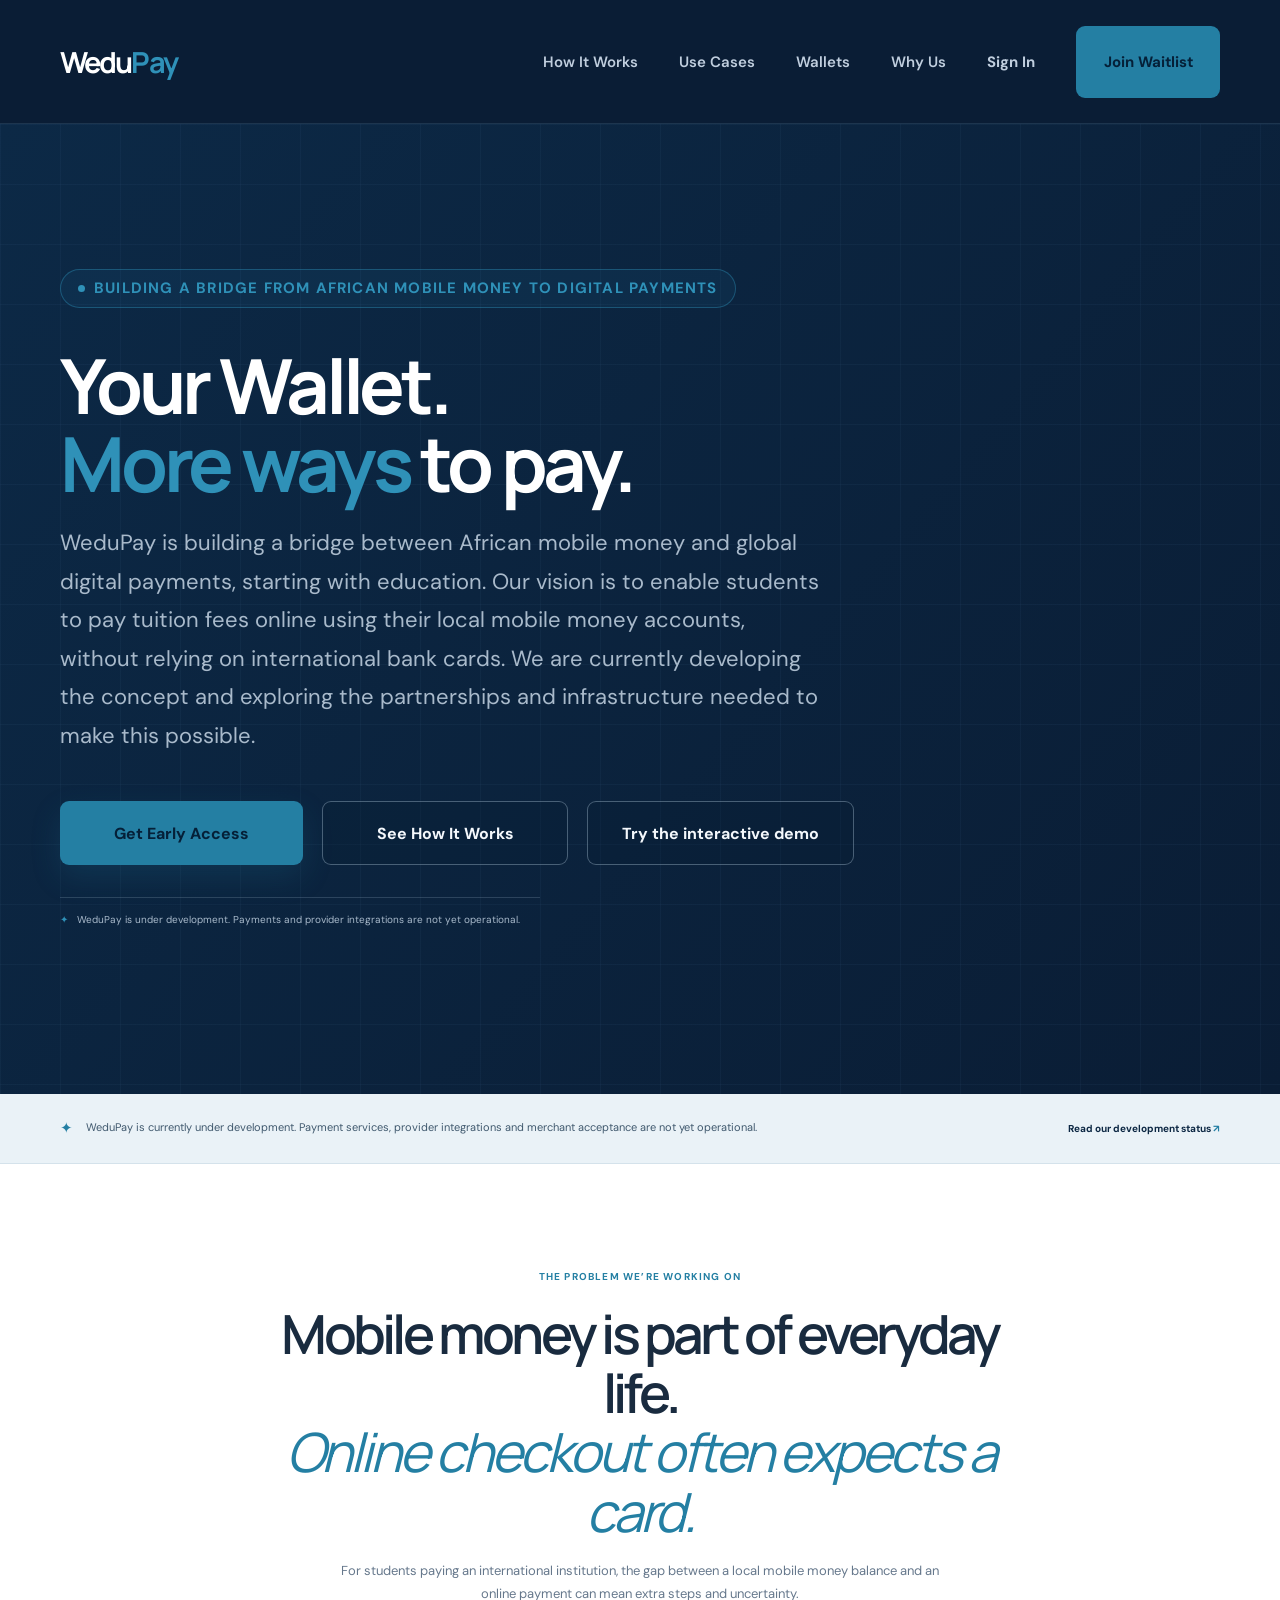
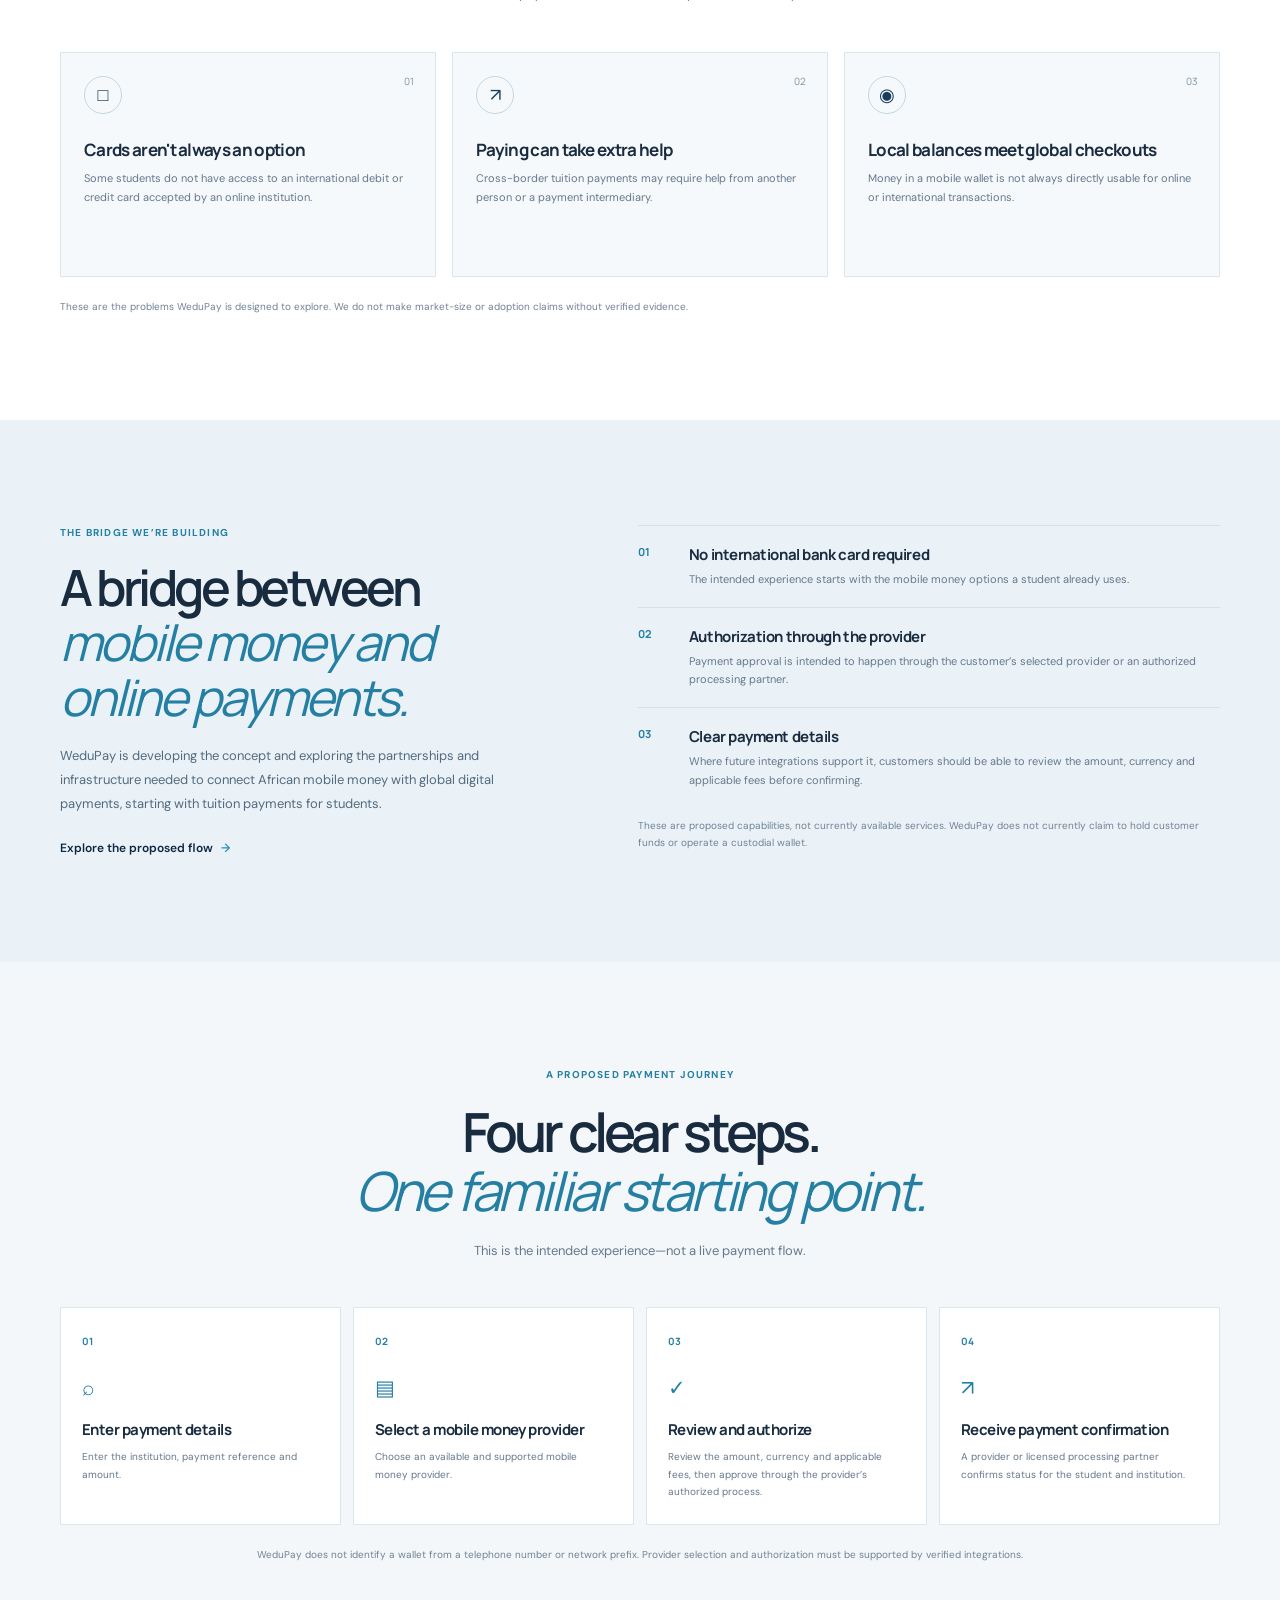
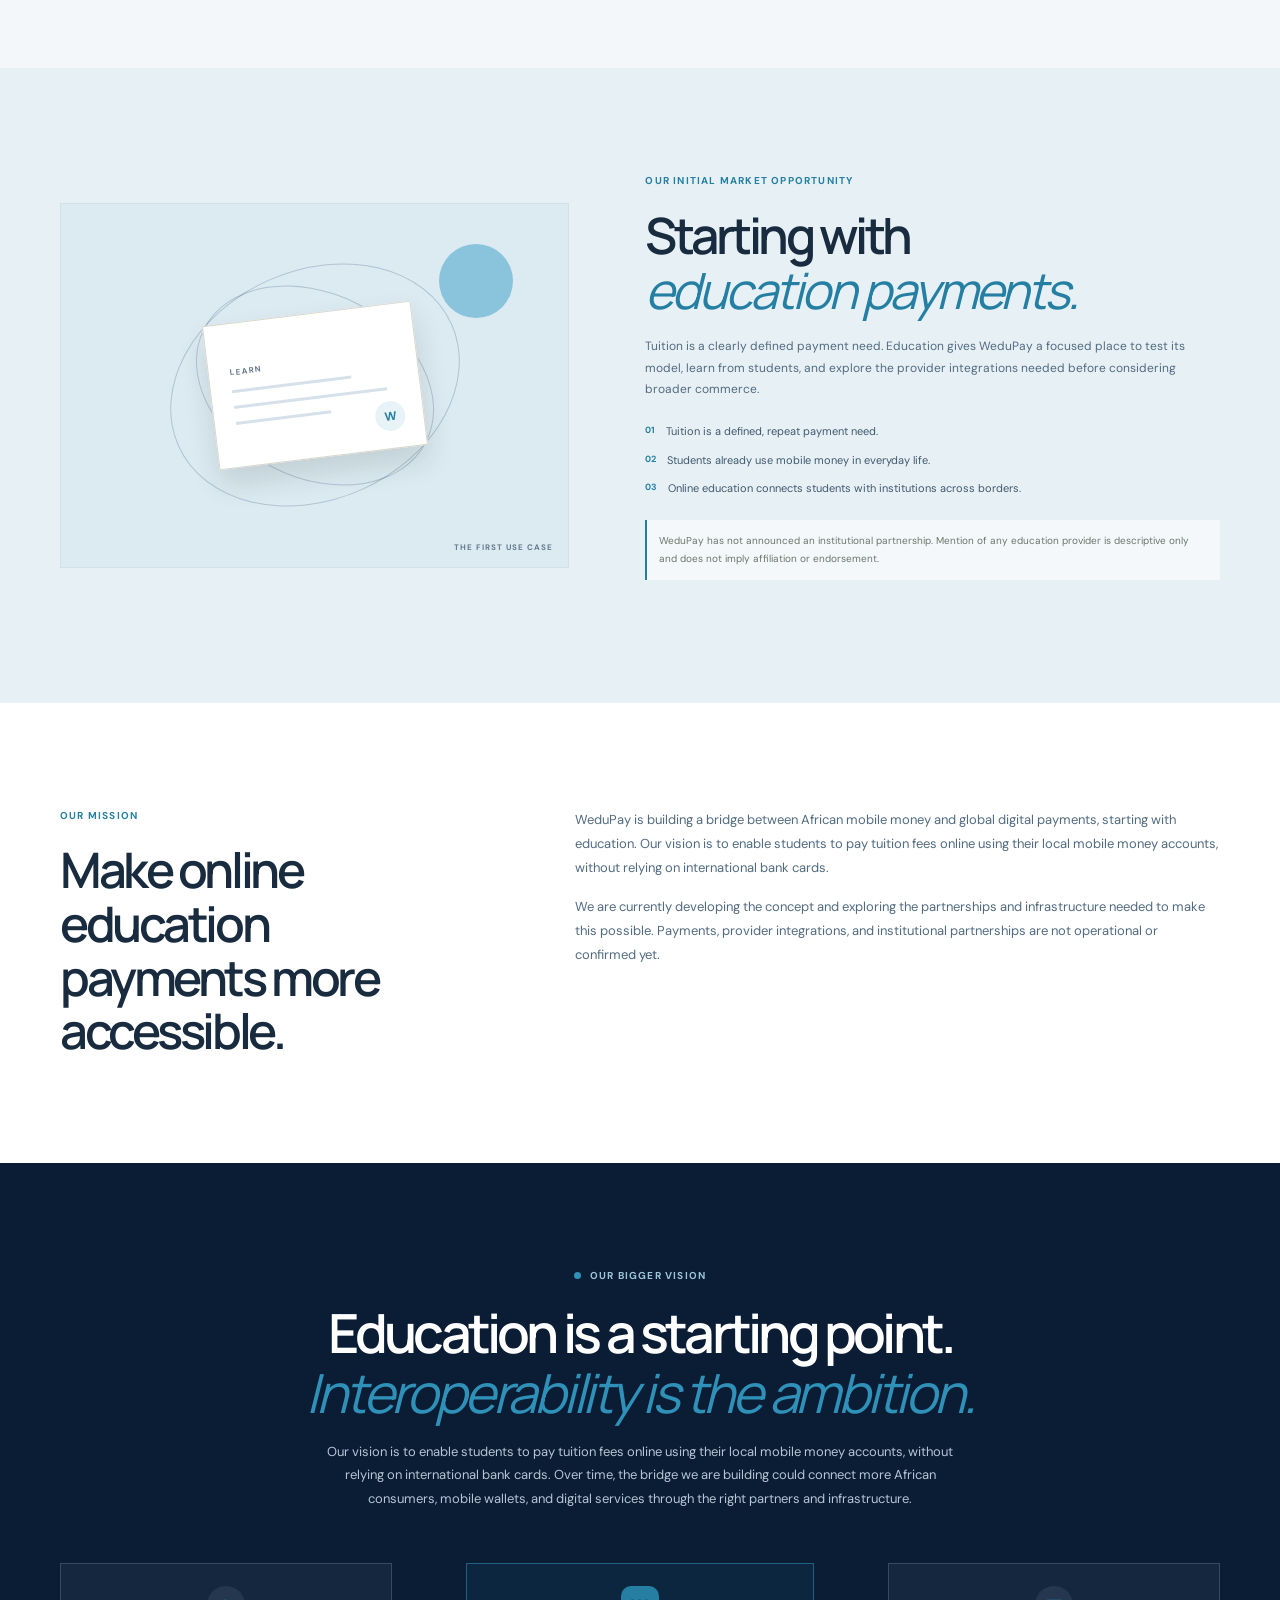
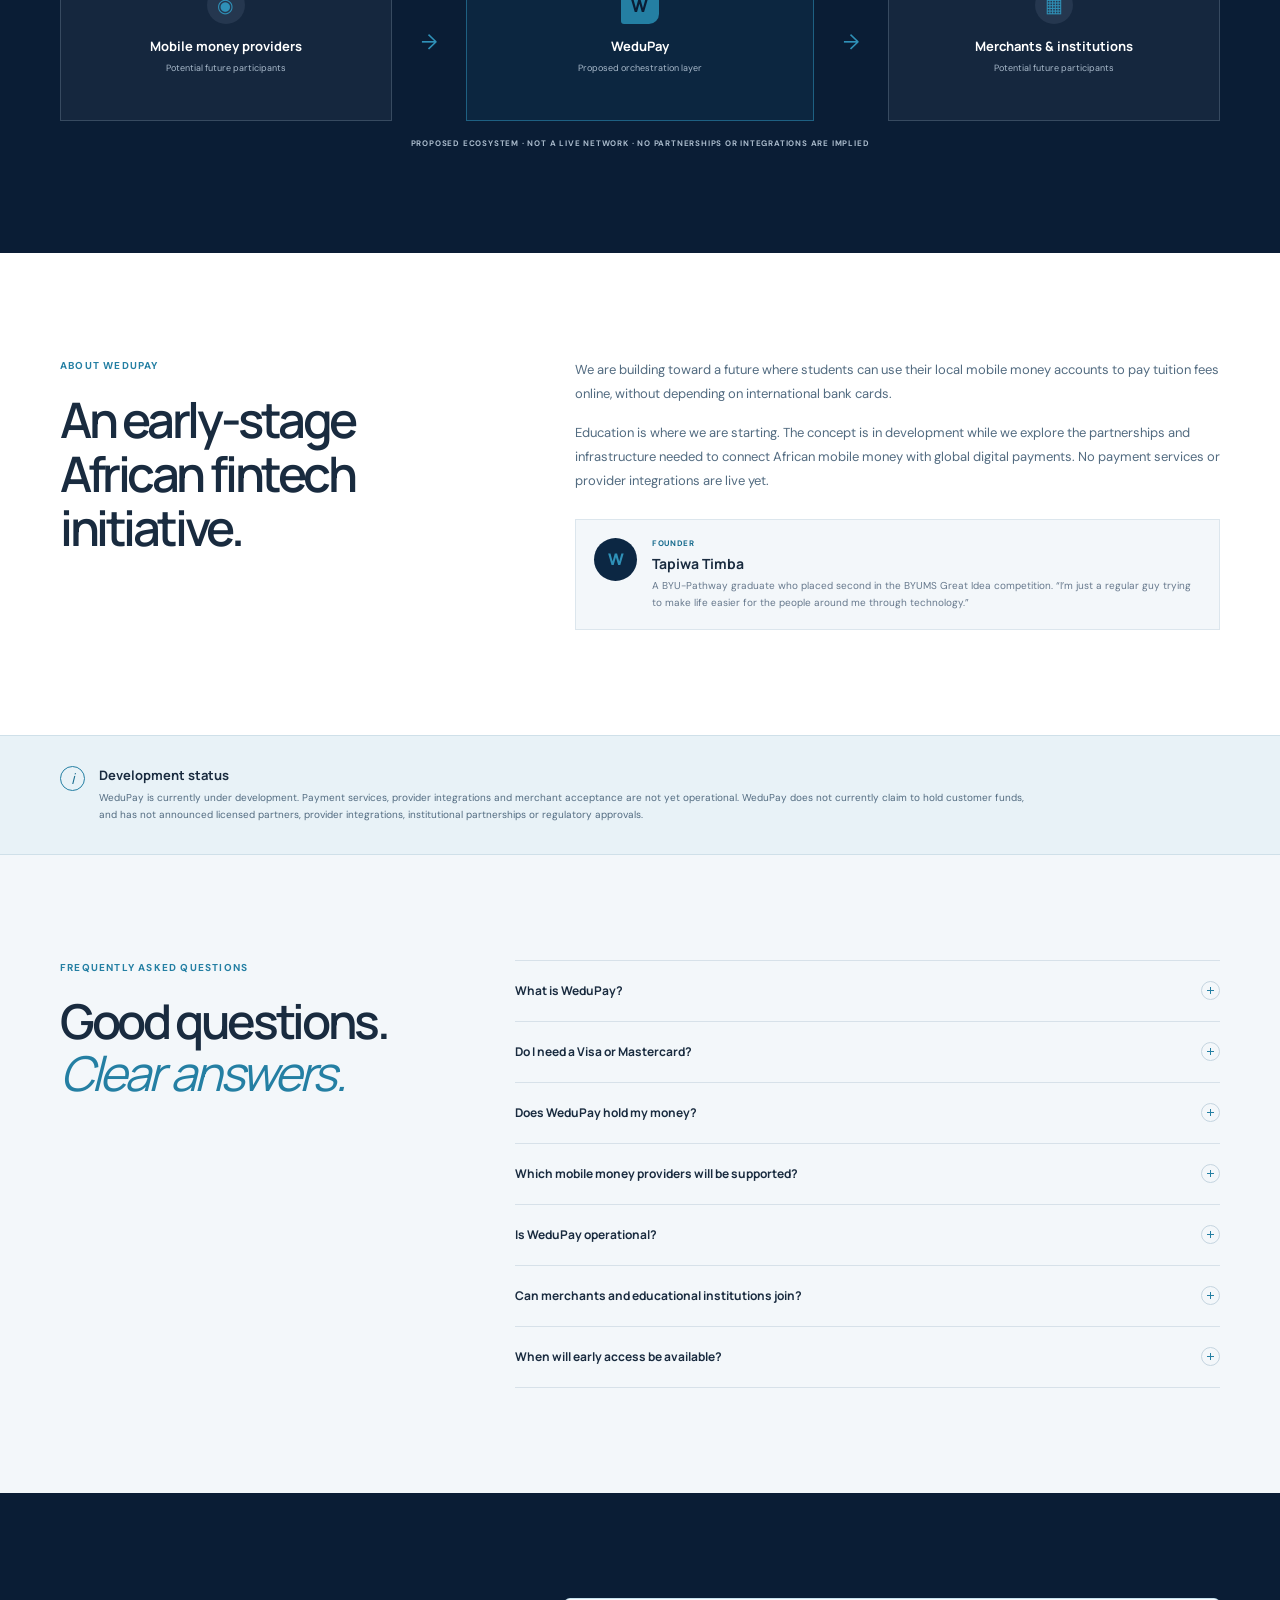
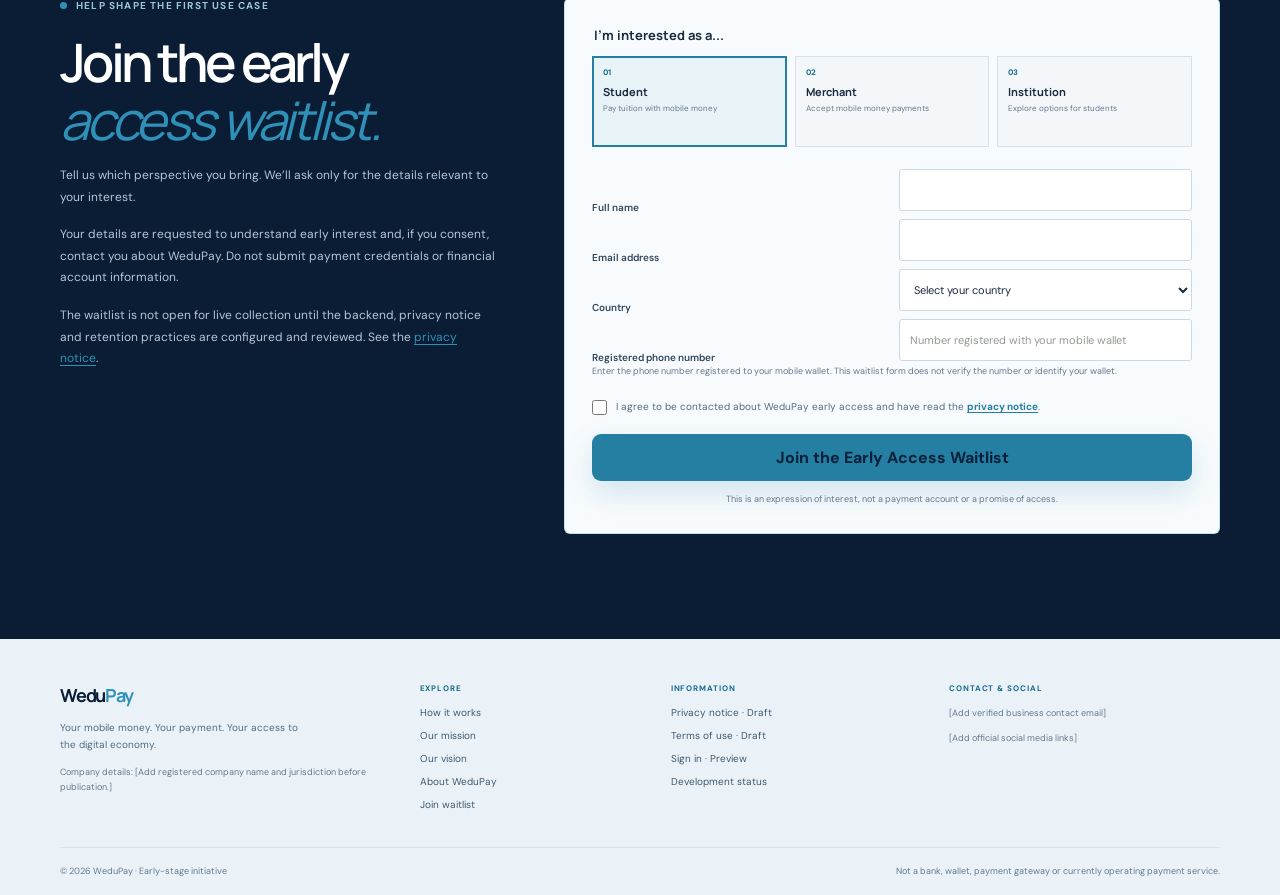
<file: index.html>
<!doctype html>
<html lang="en">
  <head>
    <meta charset="utf-8">
    <meta name="viewport" content="width=device-width, initial-scale=1">
    <meta name="description" content="WeduPay is building a bridge between African mobile money and global digital payments, starting with education. Join the early access waitlist.">
    <meta name="theme-color" content="#0a1d35">
    <meta property="og:type" content="website">
    <meta property="og:title" content="WeduPay — Pay your tuition with mobile money">
    <meta property="og:description" content="WeduPay is building a bridge between African mobile money and global digital payments, starting with education.">
    <meta property="og:url" content="https://wedu-pay.vercel.app/">
    <title>WeduPay — Pay your tuition with mobile money</title>
    <link rel="icon" type="image/svg+xml" href="./favicon.svg">
    <link rel="preconnect" href="https://fonts.googleapis.com">
    <link rel="preconnect" href="https://fonts.gstatic.com" crossorigin>
    <link href="https://fonts.googleapis.com/css2?family=DM+Sans:wght@400;500;600;700&family=Manrope:wght@400;500;600;700;800&display=swap" rel="stylesheet">
    <link rel="stylesheet" href="./styles.css">
    <script src="./script.js" defer></script>
  </head>
  <body>
    <a class="skip-link" href="#main">Skip to content</a>
    <header class="site-header">
      <div class="shell nav-shell">
        <a class="brand" href="#home" aria-label="WeduPay home">
          <span class="brand-name">Wedu<span>Pay</span></span>
        </a>
        <button class="menu-toggle" type="button" aria-expanded="false" aria-controls="primary-navigation" aria-label="Open navigation">
          <span></span><span></span>
        </button>
        <nav class="site-nav" id="primary-navigation" aria-label="Main navigation">
          <a href="#how-it-works">How It Works</a>
          <a href="#focus">Use Cases</a>
          <a href="#solution">Wallets</a>
          <a href="#problem">Why Us</a>
          <a class="sign-in-link" href="./sign-in.html">Sign In</a>
          <a class="nav-cta" href="#waitlist">Join Waitlist</a>
        </nav>
      </div>
    </header>

    <main id="main">
      <section class="hero" id="home">
        <div class="shell hero-grid">
          <div class="hero-copy">
            <p class="eyebrow hero-badge"><span class="eyebrow-dot"></span> Building a bridge from African mobile money to digital payments</p>
            <h1>Your Wallet.<br><span>More ways</span> to pay.</h1>
            <p class="hero-lede">WeduPay is building a bridge between African mobile money and global digital payments, starting with education. Our vision is to enable students to pay tuition fees online using their local mobile money accounts, without relying on international bank cards. We are currently developing the concept and exploring the partnerships and infrastructure needed to make this possible.</p>
            <div class="hero-actions">
              <a class="button button-primary" href="#waitlist">Get Early Access</a>
              <a class="button button-secondary" href="#how-it-works">See How It Works</a>
              <a class="button button-secondary" href="./dashboard.html?demo=1#pay/byu-pathway">Try the interactive demo</a>
            </div>
            <p class="hero-disclosure"><span aria-hidden="true">✦</span> WeduPay is under development. Payments and provider integrations are not yet operational.</p>
          </div>

          <div class="hero-visual">
            <div class="visual-caption"><span class="status-dot"></span> A PROPOSED STUDENT PAYMENT EXPERIENCE</div>
            <svg class="student-illustration" viewBox="0 0 620 510" role="img" aria-labelledby="student-art-title student-art-description">
              <title id="student-art-title">Illustration of a student reviewing a tuition payment on a phone</title>
              <desc id="student-art-description">A conceptual illustration showing a student, a mobile phone with a tuition payment summary, and an abstract campus setting.</desc>
              <rect x="17" y="18" width="586" height="474" rx="18" fill="#e7f0f5"/>
              <circle cx="488" cy="116" r="67" fill="#8adccb" opacity=".8"/>
              <path d="M37 361c82-43 169-45 264-7 78 31 178 31 282-6v132H37V361Z" fill="#d8e8f0"/>
              <path d="M61 334V191l85-55 87 55v143" fill="#f3f7fa" stroke="#cbdde8" stroke-width="3"/>
              <path d="M47 196 146 129l103 67" fill="none" stroke="#375b76" stroke-width="7" stroke-linecap="round" stroke-linejoin="round"/>
              <path d="M111 334v-91h70v91" fill="#d6e5ed"/>
              <path d="M86 218h27m41 0h27" stroke="#9cafbf" stroke-width="6" stroke-linecap="round"/>
              <path d="M243 402c15-96 72-155 154-155 88 0 143 53 168 155v76H243v-76Z" fill="#163d5c"/>
              <path d="M338 251c5-45 32-70 67-70 39 0 67 31 65 78-2 48-27 79-70 78-42-1-67-36-62-86Z" fill="#a96f4f"/>
              <path d="M335 244c4-48 38-79 82-74 36 4 58 26 61 67-20-10-30-28-34-43-15 18-50 30-109 29Z" fill="#102b43"/>
              <path d="M330 331c-25 16-43 46-48 81l77 36 46-81-75-36Z" fill="#b9825e"/>
              <path d="M311 388c24 8 45 26 61 53" fill="none" stroke="#e5c4a0" stroke-width="8" stroke-linecap="round"/>
              <rect x="422" y="171" width="125" height="218" rx="18" fill="#f8fbfd" stroke="#183c5b" stroke-width="7" transform="rotate(7 422 171)"/>
              <rect x="439" y="200" width="91" height="157" rx="8" fill="#eaf2f7" transform="rotate(7 439 200)"/>
              <circle cx="481" cy="216" r="12" fill="#00a990"/>
              <path d="m475 216 4 4 8-9" fill="none" stroke="#fff" stroke-width="2.5" stroke-linecap="round" stroke-linejoin="round"/>
              <path d="m451 250 61 7m-64 17 51 6m-54 15 34 4" stroke="#b8cad7" stroke-width="5" stroke-linecap="round"/>
              <rect x="451" y="318" width="62" height="20" rx="10" fill="#d9f5ef" transform="rotate(7 451 318)"/>
              <circle cx="254" cy="118" r="20" fill="#f8fbfd"/>
              <path d="M254 107v22m-8-7 8 8 9-11" fill="none" stroke="#00a990" stroke-width="3" stroke-linecap="round" stroke-linejoin="round"/>
              <path d="M291 93h68" stroke="#00b89c" stroke-width="3" stroke-linecap="round"/>
              <path d="m294 85 8 8-8 8" fill="none" stroke="#00b89c" stroke-width="3" stroke-linecap="round" stroke-linejoin="round"/>
            </svg>
            <span class="visual-footnote">Concept illustration · Not a live payment screen</span>
          </div>
        </div>
      </section>

      <section class="trust-bar" aria-label="Development status">
        <div class="shell trust-bar-inner">
          <span class="trust-mark" aria-hidden="true">✦</span>
          <p>WeduPay is currently under development. Payment services, provider integrations and merchant acceptance are not yet operational.</p>
          <a href="#development-status">Read our development status <span aria-hidden="true">↗</span></a>
        </div>
      </section>

      <section class="section-space problem-section" id="problem">
        <div class="shell">
          <div class="section-intro">
            <p class="eyebrow">The problem we’re working on</p>
            <h2>Mobile money is part of everyday life.<br><span>Online checkout often expects a card.</span></h2>
            <p>For students paying an international institution, the gap between a local mobile money balance and an online payment can mean extra steps and uncertainty.</p>
          </div>
          <div class="problem-grid">
            <article class="problem-card">
              <span class="card-index">01</span>
              <span class="problem-icon" aria-hidden="true">□</span>
              <h3>Cards aren't always an option</h3>
              <p>Some students do not have access to an international debit or credit card accepted by an online institution.</p>
            </article>
            <article class="problem-card">
              <span class="card-index">02</span>
              <span class="problem-icon" aria-hidden="true">↗</span>
              <h3>Paying can take extra help</h3>
              <p>Cross-border tuition payments may require help from another person or a payment intermediary.</p>
            </article>
            <article class="problem-card">
              <span class="card-index">03</span>
              <span class="problem-icon" aria-hidden="true">◉</span>
              <h3>Local balances meet global checkouts</h3>
              <p>Money in a mobile wallet is not always directly usable for online or international transactions.</p>
            </article>
          </div>
          <p class="section-note">These are the problems WeduPay is designed to explore. We do not make market-size or adoption claims without verified evidence.</p>
        </div>
      </section>

      <section class="section-space solution-section" id="solution">
        <div class="shell solution-grid">
          <div class="solution-copy">
            <p class="eyebrow">The bridge we’re building</p>
            <h2>A bridge between<br><span>mobile money and online payments.</span></h2>
            <p>WeduPay is developing the concept and exploring the partnerships and infrastructure needed to connect African mobile money with global digital payments, starting with tuition payments for students.</p>
            <a class="text-link dark-link" href="#how-it-works">Explore the proposed flow <span aria-hidden="true">→</span></a>
          </div>
          <div class="solution-points">
            <article><span aria-hidden="true">01</span><div><h3>No international bank card required</h3><p>The intended experience starts with the mobile money options a student already uses.</p></div></article>
            <article><span aria-hidden="true">02</span><div><h3>Authorization through the provider</h3><p>Payment approval is intended to happen through the customer’s selected provider or an authorized processing partner.</p></div></article>
            <article><span aria-hidden="true">03</span><div><h3>Clear payment details</h3><p>Where future integrations support it, customers should be able to review the amount, currency and applicable fees before confirming.</p></div></article>
            <p class="section-note">These are proposed capabilities, not currently available services. WeduPay does not currently claim to hold customer funds or operate a custodial wallet.</p>
          </div>
        </div>
      </section>

      <section class="section-space process-section" id="how-it-works">
        <div class="shell">
          <div class="section-intro">
            <p class="eyebrow">A proposed payment journey</p>
            <h2>Four clear steps.<br><span>One familiar starting point.</span></h2>
            <p>This is the intended experience—not a live payment flow.</p>
          </div>
          <ol class="steps-grid">
            <li class="step-card">
              <span class="step-number">01</span><span class="step-symbol" aria-hidden="true">⌕</span>
              <h3>Enter payment details</h3>
              <p>Enter the institution, payment reference and amount.</p>
            </li>
            <li class="step-card">
              <span class="step-number">02</span><span class="step-symbol" aria-hidden="true">▤</span>
              <h3>Select a mobile money provider</h3>
              <p>Choose an available and supported mobile money provider.</p>
            </li>
            <li class="step-card">
              <span class="step-number">03</span><span class="step-symbol" aria-hidden="true">✓</span>
              <h3>Review and authorize</h3>
              <p>Review the amount, currency and applicable fees, then approve through the provider’s authorized process.</p>
            </li>
            <li class="step-card">
              <span class="step-number">04</span><span class="step-symbol" aria-hidden="true">↗</span>
              <h3>Receive payment confirmation</h3>
              <p>A provider or licensed processing partner confirms status for the student and institution.</p>
            </li>
          </ol>
          <p class="section-note">WeduPay does not identify a wallet from a telephone number or network prefix. Provider selection and authorization must be supported by verified integrations.</p>
        </div>
      </section>

      <section class="section-space focus-section" id="focus">
        <div class="shell focus-grid">
          <div class="focus-art" aria-hidden="true">
            <div class="focus-sun"></div><div class="focus-orbit orbit-one"></div><div class="focus-orbit orbit-two"></div>
            <div class="focus-book"><span>LEARN</span><i></i><i></i><i></i><b>W</b></div>
            <span class="art-caption">THE FIRST USE CASE</span>
          </div>
          <div class="focus-copy">
            <p class="eyebrow">Our initial market opportunity</p>
            <h2>Starting with<br><span>education payments.</span></h2>
            <p>Tuition is a clearly defined payment need. Education gives WeduPay a focused place to test its model, learn from students, and explore the provider integrations needed before considering broader commerce.</p>
            <ul class="focus-reasons">
              <li><span>01</span> Tuition is a defined, repeat payment need.</li>
              <li><span>02</span> Students already use mobile money in everyday life.</li>
              <li><span>03</span> Online education connects students with institutions across borders.</li>
            </ul>
            <p class="affiliation-note">WeduPay has not announced an institutional partnership. Mention of any education provider is descriptive only and does not imply affiliation or endorsement.</p>
          </div>
        </div>
      </section>

      <section class="section-space about-section" id="mission">
        <div class="shell about-grid">
          <div>
            <p class="eyebrow">Our mission</p>
            <h2>Make online education payments more accessible.</h2>
          </div>
          <div class="about-copy">
            <p>WeduPay is building a bridge between African mobile money and global digital payments, starting with education. Our vision is to enable students to pay tuition fees online using their local mobile money accounts, without relying on international bank cards.</p>
            <p>We are currently developing the concept and exploring the partnerships and infrastructure needed to make this possible. Payments, provider integrations, and institutional partnerships are not operational or confirmed yet.</p>
          </div>
        </div>
      </section>

      <section class="section-space vision-section" id="vision">
        <div class="shell">
          <div class="section-intro">
            <p class="eyebrow eyebrow-light"><span class="eyebrow-dot"></span> Our bigger vision</p>
            <h2>Education is a starting point.<br><span>Interoperability is the ambition.</span></h2>
            <p>Our vision is to enable students to pay tuition fees online using their local mobile money accounts, without relying on international bank cards. Over time, the bridge we are building could connect more African consumers, mobile wallets, and digital services through the right partners and infrastructure.</p>
          </div>
          <div class="ecosystem" role="img" aria-label="Proposed ecosystem: mobile money providers connect to the WeduPay orchestration layer, which connects to merchants and institutions. This is a concept, not a live network.">
            <div class="ecosystem-node">
              <span class="ecosystem-icon" aria-hidden="true">◉</span><h3>Mobile money providers</h3><p>Potential future participants</p>
            </div>
            <span class="ecosystem-arrow" aria-hidden="true">→</span>
            <div class="ecosystem-node ecosystem-hub">
              <span class="hub-mark">W</span><h3>WeduPay</h3><p>Proposed orchestration layer</p>
            </div>
            <span class="ecosystem-arrow" aria-hidden="true">→</span>
            <div class="ecosystem-node">
              <span class="ecosystem-icon" aria-hidden="true">▦</span><h3>Merchants &amp; institutions</h3><p>Potential future participants</p>
            </div>
          </div>
          <p class="diagram-caption">PROPOSED ECOSYSTEM · NOT A LIVE NETWORK · NO PARTNERSHIPS OR INTEGRATIONS ARE IMPLIED</p>
        </div>
      </section>

      <section class="section-space about-section" id="about">
        <div class="shell about-grid">
          <div>
            <p class="eyebrow">About WeduPay</p>
            <h2>An early-stage African fintech initiative.</h2>
          </div>
          <div class="about-copy">
            <p>We are building toward a future where students can use their local mobile money accounts to pay tuition fees online, without depending on international bank cards.</p>
            <p>Education is where we are starting. The concept is in development while we explore the partnerships and infrastructure needed to connect African mobile money with global digital payments. No payment services or provider integrations are live yet.</p>
            <article class="founder-card">
              <div class="founder-avatar" aria-hidden="true">W</div>
              <div><p class="founder-label">FOUNDER</p><h3>Tapiwa Timba</h3><p>A BYU-Pathway graduate who placed second in the BYUMS Great Idea competition. “I’m just a regular guy trying to make life easier for the people around me through technology.”</p></div>
            </article>
          </div>
        </div>
      </section>

      <section class="status-section" id="development-status">
        <div class="shell status-content">
          <span class="status-icon" aria-hidden="true">i</span>
          <div><h2>Development status</h2><p>WeduPay is currently under development. Payment services, provider integrations and merchant acceptance are not yet operational. WeduPay does not currently claim to hold customer funds, and has not announced licensed partners, provider integrations, institutional partnerships or regulatory approvals.</p></div>
        </div>
      </section>

      <section class="section-space faq-section" id="questions">
        <div class="shell faq-grid">
          <div class="faq-intro"><p class="eyebrow">Frequently asked questions</p><h2>Good questions.<br><span>Clear answers.</span></h2></div>
          <div class="faq-list">
            <details><summary>What is WeduPay?<span aria-hidden="true"></span></summary><p>WeduPay is building a bridge between African mobile money and global digital payments, starting with education. The concept and required partnerships and infrastructure are still in development.</p></details>
            <details><summary>Do I need a Visa or Mastercard?<span aria-hidden="true"></span></summary><p>WeduPay is exploring a future payment experience using local mobile money rather than requiring an international bank card. No such payment service is currently available.</p></details>
            <details><summary>Does WeduPay hold my money?<span aria-hidden="true"></span></summary><p>WeduPay does not currently hold customer funds or operate a custodial wallet. Any future payment flow will depend on the appropriate licensed providers and partners.</p></details>
            <details><summary>Which mobile money providers will be supported?<span aria-hidden="true"></span></summary><p>Potential providers are still being explored. Names shown on this site are examples of target methods, not confirmed integrations or partnerships.</p></details>
            <details><summary>Is WeduPay operational?<span aria-hidden="true"></span></summary><p>No. WeduPay is under development. Payment services, provider integrations and merchant acceptance are not yet operational.</p></details>
            <details><summary>Can merchants and educational institutions join?<span aria-hidden="true"></span></summary><p>Yes, merchants and institutions can express interest through the early access waitlist. Submitting interest does not establish a partnership or service agreement.</p></details>
            <details><summary>When will early access be available?<span aria-hidden="true"></span></summary><p>A launch date has not been announced. Join the waitlist to express interest; it is not a guarantee of access or a payment service.</p></details>
          </div>
        </div>
      </section>

      <section class="waitlist-section section-space" id="waitlist">
        <div class="shell waitlist-grid">
          <div class="waitlist-intro">
            <p class="eyebrow eyebrow-light"><span class="eyebrow-dot"></span> Help shape the first use case</p>
            <h2>Join the early<br><span>access waitlist.</span></h2>
            <p>Tell us which perspective you bring. We’ll ask only for the details relevant to your interest.</p>
            <p class="waitlist-privacy">Your details are requested to understand early interest and, if you consent, contact you about WeduPay. Do not submit payment credentials or financial account information.</p>
            <p class="waitlist-privacy">The waitlist is not open for live collection until the backend, privacy notice and retention practices are configured and reviewed. See the <a href="./privacy.html">privacy notice</a>.</p>
          </div>
          <div class="waitlist-card">
            <form id="waitlist-form" novalidate>
              <fieldset class="audience-select">
                <legend>I'm interested as a...</legend>
                <div class="audience-options">
                  <label class="audience-option"><input type="radio" name="audience" value="student" checked><span><b>01</b><strong>Student</strong><small>Pay tuition with mobile money</small></span></label>
                  <label class="audience-option"><input type="radio" name="audience" value="merchant"><span><b>02</b><strong>Merchant</strong><small>Accept mobile money payments</small></span></label>
                  <label class="audience-option"><input type="radio" name="audience" value="institution"><span><b>03</b><strong>Institution</strong><small>Explore options for students</small></span></label>
                </div>
              </fieldset>
              <div class="waitlist-fields" id="waitlist-fields"></div>
              <div class="form-trap" aria-hidden="true"><label for="website">Leave this field empty</label><input id="website" name="website" type="text" tabindex="-1" autocomplete="off"></div>
              <label class="consent-label"><input id="privacy-consent" name="consent" type="checkbox" required><span>I agree to be contacted about WeduPay early access and have read the <a href="./privacy.html" target="_blank" rel="noreferrer">privacy notice</a>.</span></label>
              <button class="button button-primary waitlist-submit" type="submit"><span class="button-label">Join the Early Access Waitlist</span><span class="button-spinner" aria-hidden="true"></span></button>
              <p class="form-status" id="form-status" role="status" aria-live="polite" hidden></p>
              <p class="form-footnote">This is an expression of interest, not a payment account or a promise of access.</p>
            </form>
          </div>
        </div>
      </section>
    </main>

    <footer class="site-footer">
      <div class="shell footer-main">
        <div class="footer-brand"><a class="brand brand-footer" href="#home" aria-label="WeduPay home"><span class="brand-name">Wedu<span>Pay</span></span></a><p>Your mobile money. Your payment. Your access to the digital economy.</p><span class="footer-company">Company details: [Add registered company name and jurisdiction before publication.]</span></div>
        <div class="footer-links"><p>EXPLORE</p><a href="#how-it-works">How it works</a><a href="#mission">Our mission</a><a href="#vision">Our vision</a><a href="#about">About WeduPay</a><a href="#waitlist">Join waitlist</a></div>
        <div class="footer-links"><p>INFORMATION</p><a href="./privacy.html">Privacy notice · Draft</a><a href="./terms.html">Terms of use · Draft</a><a href="./sign-in.html">Sign in · Preview</a><a href="#development-status">Development status</a></div>
        <div class="footer-links"><p>CONTACT &amp; SOCIAL</p><span>[Add verified business contact email]</span><span>[Add official social media links]</span></div>
      </div>
      <div class="shell footer-bottom"><span>© <span id="current-year">2026</span> WeduPay · Early-stage initiative</span><span>Not a bank, wallet, payment gateway or currently operating payment service.</span></div>
    </footer>

    <template id="student-fields">
      <label for="full-name">Full name</label><input id="full-name" name="fullName" type="text" autocomplete="name" maxlength="120" required>
      <label for="student-email">Email address</label><input id="student-email" name="email" type="email" autocomplete="email" maxlength="254" required>
      <label for="student-country">Country</label><select id="student-country" name="country" required><option value="">Select your country</option><option>Zimbabwe</option><option>South Africa</option><option>Malawi</option><option>Zambia</option><option>Mozambique</option><option>Other</option></select>
      <label for="student-phone">Registered phone number</label><input id="student-phone" name="phone" type="tel" autocomplete="tel" maxlength="32" placeholder="Number registered with your mobile wallet" required>
      <p class="field-help">Enter the phone number registered to your mobile wallet. This waitlist form does not verify the number or identify your wallet.</p>
    </template>
    <template id="merchant-fields">
      <label for="business-name">Business name</label><input id="business-name" name="businessName" type="text" maxlength="160" required>
      <label for="merchant-contact">Contact person</label><input id="merchant-contact" name="contactPerson" type="text" autocomplete="name" maxlength="120" required>
      <label for="merchant-email">Business email</label><input id="merchant-email" name="email" type="email" autocomplete="email" maxlength="254" required>
      <label for="merchant-country">Country</label><select id="merchant-country" name="country" required><option value="">Select your country</option><option>Zimbabwe</option><option>South Africa</option><option>Malawi</option><option>Zambia</option><option>Mozambique</option><option>Other</option></select>
      <label for="business-type">Type of business</label><select id="business-type" name="businessType" required><option value="">Select a type</option><option>E-commerce</option><option>Education</option><option>Digital services</option><option>Retail</option><option>Other</option></select>
    </template>
    <template id="institution-fields">
      <label for="institution-name">Institution name</label><input id="institution-name" name="institutionName" type="text" maxlength="160" required>
      <label for="institution-contact">Contact person</label><input id="institution-contact" name="contactPerson" type="text" autocomplete="name" maxlength="120" required>
      <label for="institution-email">Official email</label><input id="institution-email" name="email" type="email" autocomplete="email" maxlength="254" required>
      <label for="institution-country">Country</label><select id="institution-country" name="country" required><option value="">Select your country</option><option>Zimbabwe</option><option>South Africa</option><option>Malawi</option><option>Zambia</option><option>Mozambique</option><option>Other</option></select>
      <label for="interest">Nature of interest</label><select id="interest" name="interest" required><option value="">Select an option</option><option>Tuition collection options</option><option>Student payment support</option><option>Technical or partnership discussion</option><option>Other</option></select>
    </template>
    <noscript><p class="noscript-note">Please enable JavaScript to use the waitlist form. No information is submitted without your action.</p></noscript>
  </body>
</html>
</file>
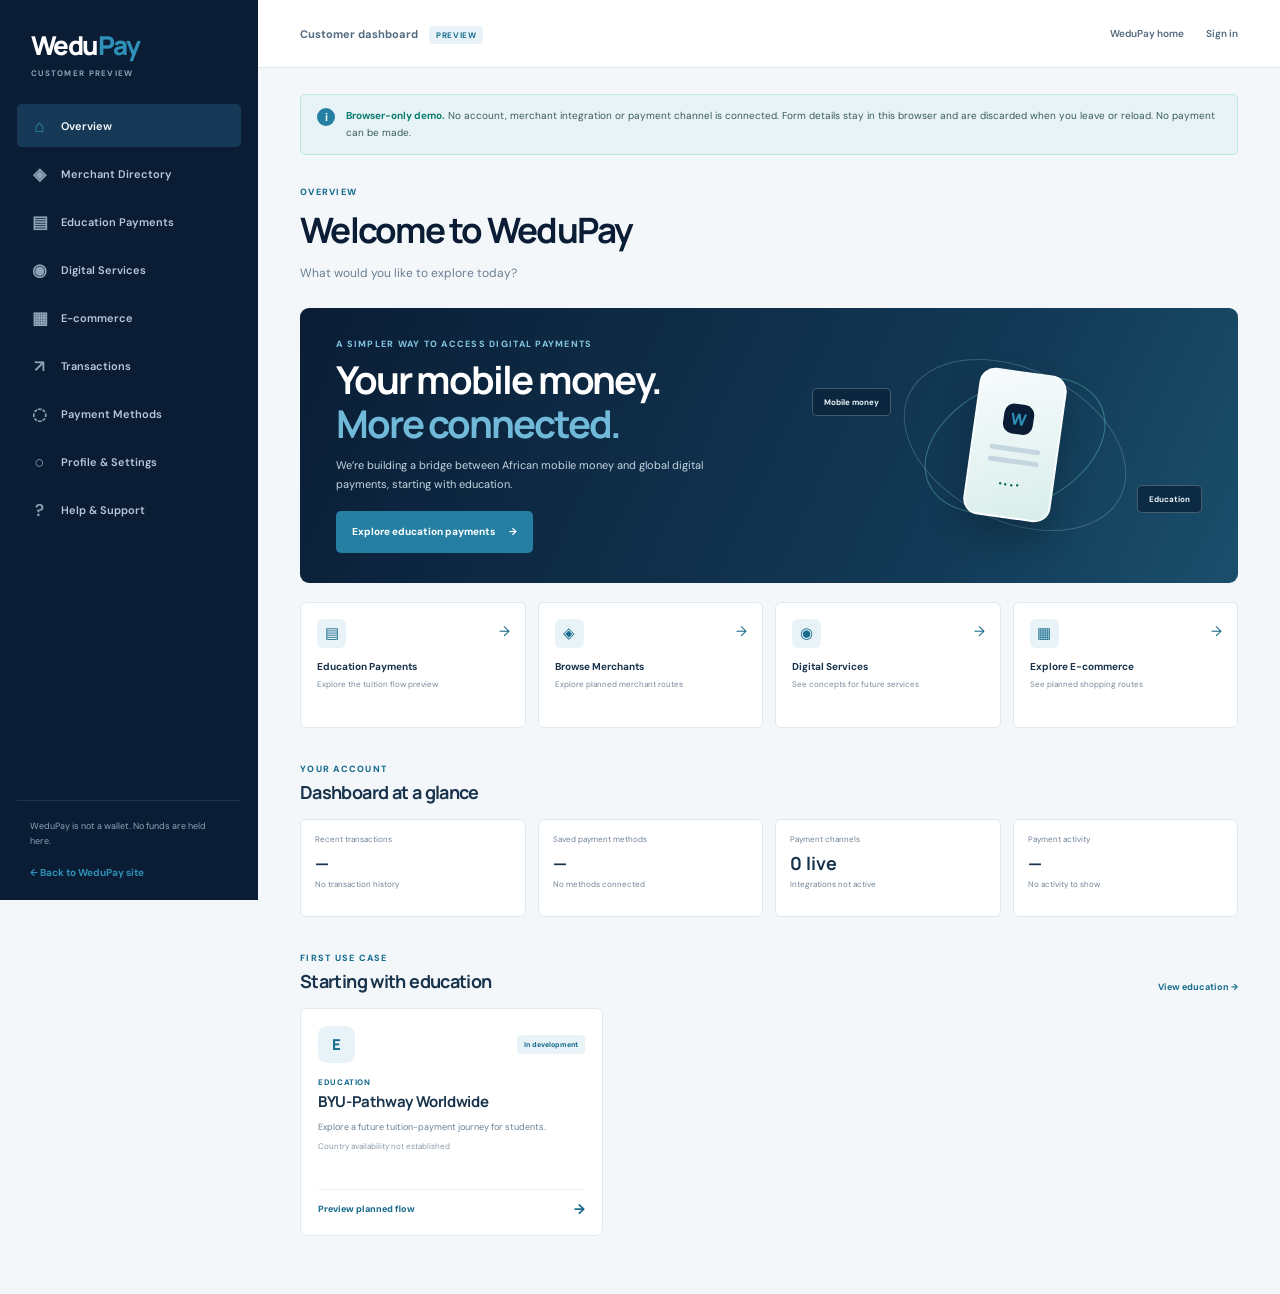
<file: dashboard.html>
<!doctype html>
<html lang="en">
  <head>
    <meta charset="utf-8">
    <meta name="viewport" content="width=device-width, initial-scale=1">
    <meta name="description" content="Explore the WeduPay customer dashboard preview. No account or payment service is active.">
    <meta name="theme-color" content="#0a1d35">
    <title>Customer dashboard — WeduPay preview</title>
    <link rel="icon" type="image/svg+xml" href="./favicon.svg">
    <link rel="preconnect" href="https://fonts.googleapis.com">
    <link rel="preconnect" href="https://fonts.gstatic.com" crossorigin>
    <link href="https://fonts.googleapis.com/css2?family=DM+Sans:wght@400;500;600;700&family=Manrope:wght@400;500;600;700;800&display=swap" rel="stylesheet">
    <link rel="stylesheet" href="./styles.css">
    <script src="./merchant-registry.js" defer></script>
    <script src="./dashboard.js" defer></script>
  </head>
  <body class="dashboard-page">
    <a class="skip-link" href="#dashboard-main">Skip to dashboard content</a>
    <div class="dashboard-layout">
      <aside class="dashboard-sidebar" id="dashboard-sidebar" aria-label="Dashboard navigation">
        <a class="dashboard-brand" href="./" aria-label="WeduPay home"><span class="brand-name">Wedu<span>Pay</span></span><small>CUSTOMER PREVIEW</small></a>
        <nav class="dashboard-nav" aria-label="Customer dashboard">
          <a href="#overview" data-route="overview"><span aria-hidden="true">⌂</span>Overview</a>
          <a href="#merchants" data-route="merchants"><span aria-hidden="true">◈</span>Merchant Directory</a>
          <a href="#education" data-route="education"><span aria-hidden="true">▤</span>Education Payments</a>
          <a href="#digital" data-route="digital"><span aria-hidden="true">◉</span>Digital Services</a>
          <a href="#ecommerce" data-route="ecommerce"><span aria-hidden="true">▦</span>E-commerce</a>
          <a href="#transactions" data-route="transactions"><span aria-hidden="true">↗</span>Transactions</a>
          <a href="#payment-methods" data-route="payment-methods"><span aria-hidden="true">◌</span>Payment Methods</a>
          <a href="#profile" data-route="profile"><span aria-hidden="true">○</span>Profile &amp; Settings</a>
          <a href="#help" data-route="help"><span aria-hidden="true">?</span>Help &amp; Support</a>
        </nav>
        <div class="dashboard-sidebar-bottom">
          <p>WeduPay is not a wallet. No funds are held here.</p>
          <a href="./">← Back to WeduPay site</a>
        </div>
      </aside>

      <div class="dashboard-main-column">
        <header class="dashboard-topbar">
          <button class="dashboard-menu-toggle" id="dashboard-menu-toggle" type="button" aria-expanded="false" aria-controls="dashboard-sidebar" aria-label="Open dashboard menu">
            <span></span><span></span><span></span>
          </button>
          <p class="dashboard-topbar-label">Customer dashboard <span>Preview</span></p>
          <div class="dashboard-topbar-links"><a href="./">WeduPay home</a><a href="./sign-in.html">Sign in</a></div>
        </header>
        <main class="dashboard-content" id="dashboard-main">
          <div class="dashboard-preview-banner" id="dashboard-preview-banner" role="note">
            <span aria-hidden="true">i</span>
            <p><strong>Browser-only demo.</strong> No account, merchant integration or payment channel is connected. Form details stay in this browser and are discarded when you leave or reload. No payment can be made.</p>
          </div>
          <div id="dashboard-view" aria-live="polite"></div>
          <noscript><p class="dashboard-noscript">Enable JavaScript to explore the dashboard preview. No account or payment service is active.</p></noscript>
        </main>
      </div>
    </div>
  </body>
</html>
</file>
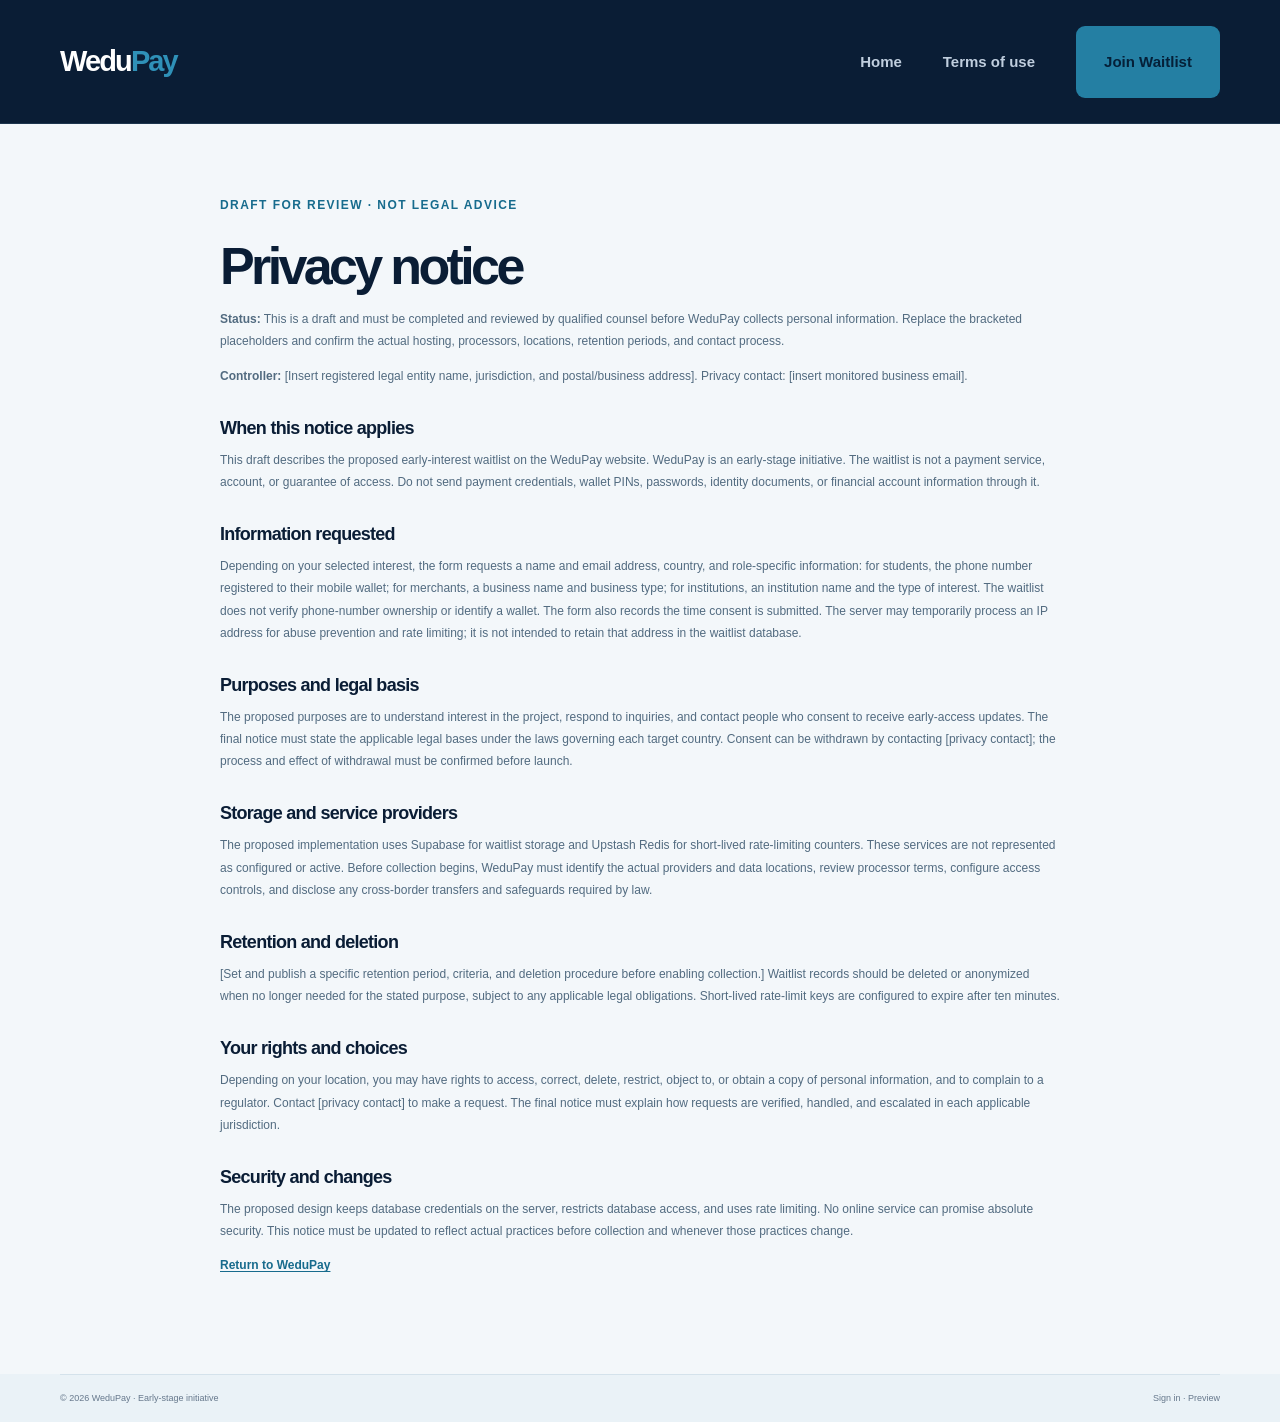
<file: privacy.html>
<!doctype html>
<html lang="en">
  <head>
    <meta charset="utf-8">
    <meta name="viewport" content="width=device-width, initial-scale=1">
    <meta name="description" content="Draft privacy notice for the WeduPay early-interest waitlist.">
    <meta name="theme-color" content="#0a1d35">
    <title>Privacy Notice — WeduPay (Draft)</title>
    <link rel="icon" type="image/svg+xml" href="./favicon.svg">
    <link rel="stylesheet" href="./styles.css">
    <script src="./script.js" defer></script>
  </head>
  <body>
    <a class="skip-link" href="#main">Skip to content</a>
    <header class="site-header">
      <div class="shell nav-shell">
        <a class="brand" href="./" aria-label="WeduPay home"><span class="brand-name">Wedu<span>Pay</span></span></a>
        <button class="menu-toggle" type="button" aria-expanded="false" aria-controls="primary-navigation" aria-label="Open navigation"><span></span><span></span></button>
        <nav class="site-nav" id="primary-navigation" aria-label="Main navigation"><a href="./">Home</a><a href="./terms.html">Terms of use</a><a class="nav-cta" href="./#waitlist">Join Waitlist</a></nav>
      </div>
    </header>
    <main id="main" class="legal-page">
      <article class="shell legal-main">
        <p class="eyebrow">Draft for review · Not legal advice</p>
        <h1>Privacy notice</h1>
        <p><strong>Status:</strong> This is a draft and must be completed and reviewed by qualified counsel before WeduPay collects personal information. Replace the bracketed placeholders and confirm the actual hosting, processors, locations, retention periods, and contact process.</p>
        <p><strong>Controller:</strong> [Insert registered legal entity name, jurisdiction, and postal/business address]. Privacy contact: [insert monitored business email].</p>

        <h2>When this notice applies</h2>
        <p>This draft describes the proposed early-interest waitlist on the WeduPay website. WeduPay is an early-stage initiative. The waitlist is not a payment service, account, or guarantee of access. Do not send payment credentials, wallet PINs, passwords, identity documents, or financial account information through it.</p>

        <h2>Information requested</h2>
        <p>Depending on your selected interest, the form requests a name and email address, country, and role-specific information: for students, the phone number registered to their mobile wallet; for merchants, a business name and business type; for institutions, an institution name and the type of interest. The waitlist does not verify phone-number ownership or identify a wallet. The form also records the time consent is submitted. The server may temporarily process an IP address for abuse prevention and rate limiting; it is not intended to retain that address in the waitlist database.</p>

        <h2>Purposes and legal basis</h2>
        <p>The proposed purposes are to understand interest in the project, respond to inquiries, and contact people who consent to receive early-access updates. The final notice must state the applicable legal bases under the laws governing each target country. Consent can be withdrawn by contacting [privacy contact]; the process and effect of withdrawal must be confirmed before launch.</p>

        <h2>Storage and service providers</h2>
        <p>The proposed implementation uses Supabase for waitlist storage and Upstash Redis for short-lived rate-limiting counters. These services are not represented as configured or active. Before collection begins, WeduPay must identify the actual providers and data locations, review processor terms, configure access controls, and disclose any cross-border transfers and safeguards required by law.</p>

        <h2>Retention and deletion</h2>
        <p>[Set and publish a specific retention period, criteria, and deletion procedure before enabling collection.] Waitlist records should be deleted or anonymized when no longer needed for the stated purpose, subject to any applicable legal obligations. Short-lived rate-limit keys are configured to expire after ten minutes.</p>

        <h2>Your rights and choices</h2>
        <p>Depending on your location, you may have rights to access, correct, delete, restrict, object to, or obtain a copy of personal information, and to complain to a regulator. Contact [privacy contact] to make a request. The final notice must explain how requests are verified, handled, and escalated in each applicable jurisdiction.</p>

        <h2>Security and changes</h2>
        <p>The proposed design keeps database credentials on the server, restricts database access, and uses rate limiting. No online service can promise absolute security. This notice must be updated to reflect actual practices before collection and whenever those practices change.</p>
        <p><a class="text-link" href="./">Return to WeduPay</a></p>
      </article>
    </main>
    <footer class="site-footer"><div class="shell footer-bottom"><span>© <span id="current-year">2026</span> WeduPay · Early-stage initiative</span><a href="./sign-in.html">Sign in · Preview</a></div></footer>
  </body>
</html>
</file>
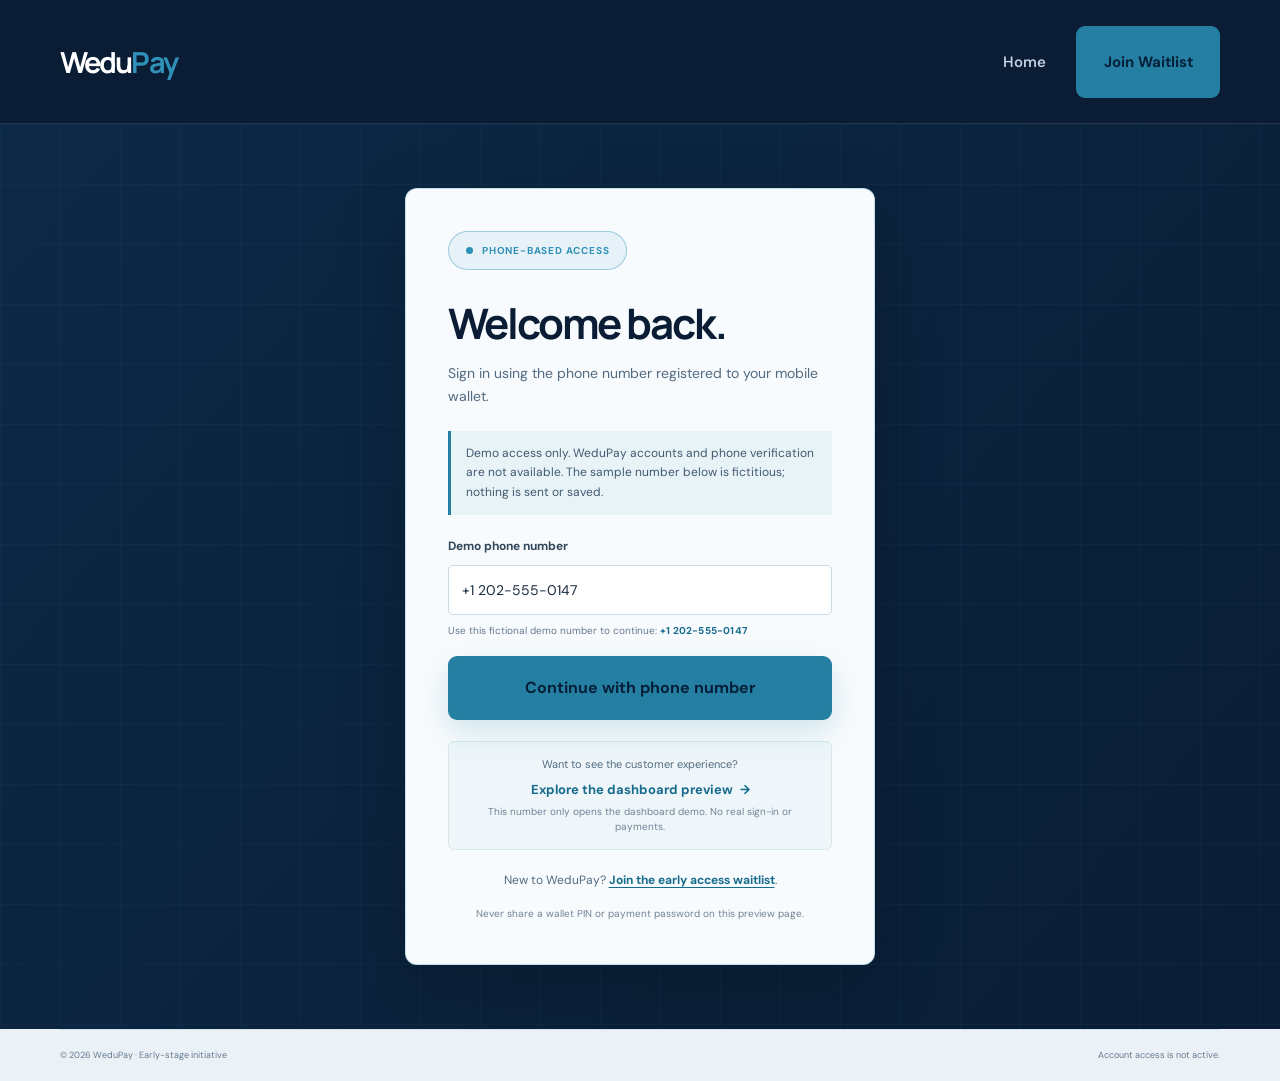
<file: sign-in.html>
<!doctype html>
<html lang="en">
  <head>
    <meta charset="utf-8">
    <meta name="viewport" content="width=device-width, initial-scale=1">
    <meta name="description" content="Preview the WeduPay phone-number sign-in experience. Account access is not available yet.">
    <meta name="theme-color" content="#0a1d35">
    <title>Sign in — WeduPay (Preview)</title>
    <link rel="icon" type="image/svg+xml" href="./favicon.svg">
    <link rel="preconnect" href="https://fonts.googleapis.com">
    <link rel="preconnect" href="https://fonts.gstatic.com" crossorigin>
    <link href="https://fonts.googleapis.com/css2?family=DM+Sans:wght@400;500;600;700&family=Manrope:wght@400;500;600;700;800&display=swap" rel="stylesheet">
    <link rel="stylesheet" href="./styles.css">
    <script src="./script.js" defer></script>
  </head>
  <body class="sign-in-page">
    <a class="skip-link" href="#main">Skip to content</a>
    <header class="site-header">
      <div class="shell nav-shell">
        <a class="brand" href="./" aria-label="WeduPay home"><span class="brand-name">Wedu<span>Pay</span></span></a>
        <nav class="site-nav sign-in-nav" aria-label="Main navigation">
          <a href="./">Home</a>
          <a class="nav-cta" href="./#waitlist">Join Waitlist</a>
        </nav>
      </div>
    </header>
    <main id="main" class="sign-in-main">
      <section class="sign-in-card" aria-labelledby="sign-in-title">
        <p class="eyebrow hero-badge"><span class="eyebrow-dot"></span> Phone-based access</p>
        <h1 id="sign-in-title">Welcome back.</h1>
        <p class="sign-in-intro">Sign in using the phone number registered to your mobile wallet.</p>
        <div class="sign-in-notice" role="note">Demo access only. WeduPay accounts and phone verification are not available. The sample number below is fictitious; nothing is sent or saved.</div>
        <form id="sign-in-form">
          <label for="sign-in-phone">Demo phone number</label>
          <input id="sign-in-phone" name="phone" type="tel" inputmode="tel" autocomplete="off" value="+1 202-555-0147" required maxlength="32" aria-describedby="demo-phone-help">
          <small class="demo-phone-help" id="demo-phone-help">Use this fictional demo number to continue: <strong>+1 202-555-0147</strong></small>
          <button class="button button-primary" type="submit">Continue with phone number</button>
          <p class="form-status" id="sign-in-status" role="status" aria-live="polite" hidden></p>
        </form>
        <div class="sign-in-preview-route">
          <p>Want to see the customer experience?</p>
          <a class="dashboard-preview-link" href="./dashboard.html">Explore the dashboard preview <span aria-hidden="true">→</span></a>
          <small>This number only opens the dashboard demo. No real sign-in or payments.</small>
        </div>
        <p class="sign-in-footnote">New to WeduPay? <a href="./#waitlist">Join the early access waitlist</a>.</p>
        <p class="sign-in-disclosure">Never share a wallet PIN or payment password on this preview page.</p>
      </section>
    </main>
    <footer class="site-footer">
      <div class="shell footer-bottom"><span>© <span id="current-year">2026</span> WeduPay · Early-stage initiative</span><span>Account access is not active.</span></div>
    </footer>
  </body>
</html>
</file>
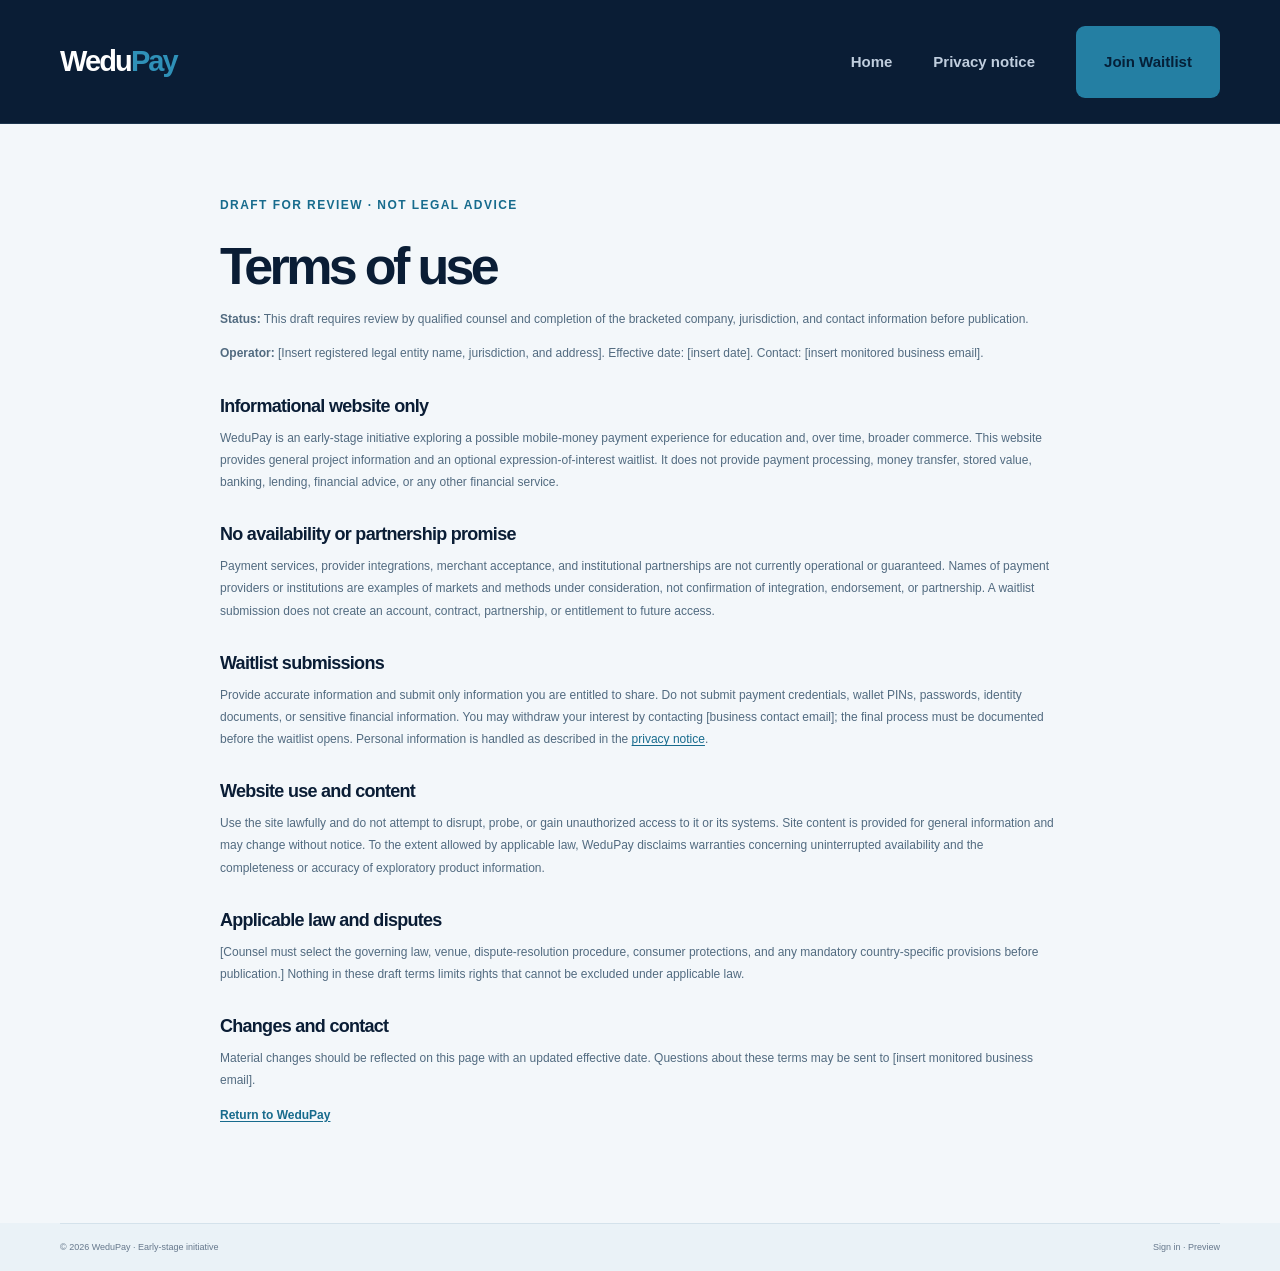
<file: terms.html>
<!doctype html>
<html lang="en">
  <head>
    <meta charset="utf-8">
    <meta name="viewport" content="width=device-width, initial-scale=1">
    <meta name="description" content="Draft terms of use for the WeduPay informational website and early-interest waitlist.">
    <meta name="theme-color" content="#0a1d35">
    <title>Terms of Use — WeduPay (Draft)</title>
    <link rel="icon" type="image/svg+xml" href="./favicon.svg">
    <link rel="stylesheet" href="./styles.css">
    <script src="./script.js" defer></script>
  </head>
  <body>
    <a class="skip-link" href="#main">Skip to content</a>
    <header class="site-header">
      <div class="shell nav-shell">
        <a class="brand" href="./" aria-label="WeduPay home"><span class="brand-name">Wedu<span>Pay</span></span></a>
        <button class="menu-toggle" type="button" aria-expanded="false" aria-controls="primary-navigation" aria-label="Open navigation"><span></span><span></span></button>
        <nav class="site-nav" id="primary-navigation" aria-label="Main navigation"><a href="./">Home</a><a href="./privacy.html">Privacy notice</a><a class="nav-cta" href="./#waitlist">Join Waitlist</a></nav>
      </div>
    </header>
    <main id="main" class="legal-page">
      <article class="shell legal-main">
        <p class="eyebrow">Draft for review · Not legal advice</p>
        <h1>Terms of use</h1>
        <p><strong>Status:</strong> This draft requires review by qualified counsel and completion of the bracketed company, jurisdiction, and contact information before publication.</p>
        <p><strong>Operator:</strong> [Insert registered legal entity name, jurisdiction, and address]. Effective date: [insert date]. Contact: [insert monitored business email].</p>

        <h2>Informational website only</h2>
        <p>WeduPay is an early-stage initiative exploring a possible mobile-money payment experience for education and, over time, broader commerce. This website provides general project information and an optional expression-of-interest waitlist. It does not provide payment processing, money transfer, stored value, banking, lending, financial advice, or any other financial service.</p>

        <h2>No availability or partnership promise</h2>
        <p>Payment services, provider integrations, merchant acceptance, and institutional partnerships are not currently operational or guaranteed. Names of payment providers or institutions are examples of markets and methods under consideration, not confirmation of integration, endorsement, or partnership. A waitlist submission does not create an account, contract, partnership, or entitlement to future access.</p>

        <h2>Waitlist submissions</h2>
        <p>Provide accurate information and submit only information you are entitled to share. Do not submit payment credentials, wallet PINs, passwords, identity documents, or sensitive financial information. You may withdraw your interest by contacting [business contact email]; the final process must be documented before the waitlist opens. Personal information is handled as described in the <a href="./privacy.html">privacy notice</a>.</p>

        <h2>Website use and content</h2>
        <p>Use the site lawfully and do not attempt to disrupt, probe, or gain unauthorized access to it or its systems. Site content is provided for general information and may change without notice. To the extent allowed by applicable law, WeduPay disclaims warranties concerning uninterrupted availability and the completeness or accuracy of exploratory product information.</p>

        <h2>Applicable law and disputes</h2>
        <p>[Counsel must select the governing law, venue, dispute-resolution procedure, consumer protections, and any mandatory country-specific provisions before publication.] Nothing in these draft terms limits rights that cannot be excluded under applicable law.</p>

        <h2>Changes and contact</h2>
        <p>Material changes should be reflected on this page with an updated effective date. Questions about these terms may be sent to [insert monitored business email].</p>
        <p><a class="text-link" href="./">Return to WeduPay</a></p>
      </article>
    </main>
    <footer class="site-footer"><div class="shell footer-bottom"><span>© <span id="current-year">2026</span> WeduPay · Early-stage initiative</span><a href="./sign-in.html">Sign in · Preview</a></div></footer>
  </body>
</html>
</file>
<file: styles.css>
:root {
  color-scheme: light;
  --forest: #0c2743;
  --forest-dark: #0a1d35;
  --forest-soft: #183c5b;
  --ink: #192b3f;
  --muted: #66788c;
  --cream: #f3f7fa;
  --paper: #ffffff;
  --sage: #e9f1f6;
  --line: #d7e1e9;
  --gold: #2f91b8;
  --gold-soft: #e8f3f8;
  --green: #247fa3;
  --serif: "Manrope", "DM Sans", sans-serif;
  --sans: "DM Sans", "Segoe UI", sans-serif;
  --display: "Manrope", "DM Sans", sans-serif;
}

* { box-sizing: border-box; }

html { scroll-behavior: smooth; }

body {
  margin: 0;
  background: var(--cream);
  color: var(--ink);
  font-family: var(--sans);
  -webkit-font-smoothing: antialiased;
}

body, input, select, button { font-family: var(--sans); }

a { color: inherit; text-decoration: none; }

a:focus-visible,
button:focus-visible,
input:focus-visible,
select:focus-visible,
summary:focus-visible {
  outline: 3px solid #2f91b8;
  outline-offset: 3px;
}

button, a { -webkit-tap-highlight-color: transparent; }

.shell { width: min(1160px, calc(100% - 64px)); margin: 0 auto; }

.section-space { padding: 105px 0; }

.skip-link {
  position: absolute;
  z-index: 20;
  top: 10px;
  left: 10px;
  padding: 11px 15px;
  transform: translateY(-160%);
  border-radius: 4px;
  background: var(--forest-dark);
  color: white;
}

.skip-link:focus { transform: translateY(0); }

.site-header {
  position: relative;
  z-index: 5;
  border-bottom: 1px solid rgba(21, 54, 45, 0.13);
  background: var(--forest-dark);
  color: white;
}

.nav-shell {
  display: flex;
  min-height: 123px;
  align-items: center;
  justify-content: space-between;
}

.brand { display: inline-flex; flex: 0 0 auto; align-items: center; gap: 9px; }

.brand-mark {
  display: grid;
  width: 36px;
  height: 36px;
  place-items: center;
  border: 1px solid rgba(192, 155, 84, 0.45);
  border-radius: 11px 11px 11px 3px;
  background: var(--forest);
  color: #e5c779;
  font-family: var(--display);
  font-size: 17px;
  font-weight: 800;
}

.brand-name {
  color: white;
  font-family: var(--serif);
  font-size: 29px;
  font-weight: 700;
  letter-spacing: -.065em;
}

.brand-name span { color: #2f91b8; }

.site-nav { display: flex; align-items: center; gap: clamp(18px, 3.2vw, 42px); font-size: 15px; font-weight: 600; }

.site-nav > a:not(.nav-cta) { color: #d6dfd8; }
.site-nav > a:not(.nav-cta):hover { color: #2f91b8; }

.nav-cta {
  display: inline-flex;
  min-width: 144px;
  min-height: 72px;
  align-items: center;
  justify-content: center;
  padding: 0 21px;
  border-radius: 9px;
  background: #247fa3;
  color: #052038;
  font-weight: 700;
}

.nav-cta:hover { background: #429cc0; }
.sign-in-link { color: #d6e4ee; font-weight: 700; }
.sign-in-link:hover { color: #2f91b8; }
.menu-toggle { display: none; }

.hero {
  overflow: hidden;
  min-height: calc(100svh - 123px);
  padding: 145px 0 165px;
  background-color: #0b213c;
  background-image:
    linear-gradient(rgba(67, 109, 145, .09) 1px, transparent 1px),
    linear-gradient(90deg, rgba(67, 109, 145, .09) 1px, transparent 1px),
    linear-gradient(130deg, #0c2946 0%, #0a1d35 100%);
  background-size: 60px 60px, 60px 60px, auto;
  color: white;
}

.hero-grid {
  display: grid;
  grid-template-columns: minmax(0, 1fr);
  align-items: start;
  gap: 0;
}

.hero-copy { position: relative; z-index: 1; max-width: 850px; }

.eyebrow {
  display: flex;
  align-items: center;
  gap: 9px;
  margin: 0 0 20px;
  color: var(--green);
  font-size: 10px;
  font-weight: 700;
  letter-spacing: .12em;
  line-height: 1.5;
  text-transform: uppercase;
}

.eyebrow-dot, .status-dot {
  width: 7px;
  height: 7px;
  flex: 0 0 auto;
  border-radius: 50%;
  background: var(--gold);
}

.hero-badge {
  display: inline-flex;
  min-height: 39px;
  margin-bottom: 39px;
  padding: 0 17px;
  border: 1px solid rgba(47, 145, 184, .4);
  border-radius: 999px;
  background: rgba(47, 145, 184, .08);
  color: #2f91b8;
  font-size: 15px;
  letter-spacing: .08em;
}

.hero-badge .eyebrow-dot { background: #2f91b8; }
.hero-visual { display: none; }

h1, h2, h3, p { margin-top: 0; }

.hero h1 {
  max-width: 780px;
  margin-bottom: 0;
  font-family: var(--serif);
  font-size: clamp(52px, 7.6vw, 76px);
  font-weight: 700;
  letter-spacing: -.055em;
  line-height: 1.02;
}

.hero h1 span {
  color: #2f91b8;
  font-family: inherit;
  font-weight: 700;
  font-style: normal;
  letter-spacing: inherit;
}

.section-intro h2 span,
.solution-copy h2 span,
.focus-copy h2 span,
.about-grid h2 span,
.faq-intro h2 span,
.waitlist-intro h2 span {
  color: #247fa3;
  font-family: var(--serif);
  font-weight: 400;
  font-style: italic;
  letter-spacing: -.06em;
}

.hero-lede {
  max-width: 760px;
  margin: 22px 0 0;
  color: #a9bacb;
  font-size: 22px;
  line-height: 1.75;
}

.hero-actions { display: flex; flex-wrap: wrap; align-items: center; gap: 19px; margin-top: 46px; }

.button {
  display: inline-flex;
  min-height: 64px;
  align-items: center;
  justify-content: center;
  gap: 13px;
  padding: 0 34px;
  border: 0;
  border-radius: 9px;
  font-size: 16px;
  font-weight: 700;
  transition: background 150ms ease, transform 150ms ease;
}

.button:hover { transform: translateY(-1px); }
.button-primary { min-width: 243px; background: #247fa3; color: #052038; box-shadow: 0 12px 30px rgba(36, 127, 163, .18); }
.button-primary:hover { background: #429cc0; }
.button-secondary { min-width: 246px; border: 1px solid rgba(176, 199, 219, .38); background: rgba(10, 29, 53, .28); color: #f4f8fc; }
.button-secondary:hover { background: rgba(176, 199, 219, .1); }
.text-link { display: inline-flex; align-items: center; gap: 8px; color: white; font-size: 12px; font-weight: 600; }
.text-link span { color: #2f91b8; }
.dark-link { color: var(--forest); }

.hero-disclosure {
  display: flex;
  max-width: 480px;
  gap: 9px;
  margin: 32px 0 0;
  padding-top: 14px;
  border-top: 1px solid rgba(221, 229, 220, .2);
  color: #b7c8bb;
  font-size: 10px;
  line-height: 1.65;
}

.hero-disclosure span { color: #2f91b8; }

.hero-visual {
  position: relative;
  padding: 15px;
  border: 1px solid rgba(216, 180, 95, .25);
  border-radius: 8px;
  background: #f3f1e8;
  box-shadow: 0 22px 60px rgba(0, 0, 0, .18);
}

.visual-caption {
  display: flex;
  align-items: center;
  gap: 8px;
  padding: 3px 4px 11px;
  color: #64746a;
  font-size: 8px;
  font-weight: 700;
  letter-spacing: .1em;
}

.visual-caption .status-dot { width: 6px; height: 6px; background: #748f67; }
.student-illustration { display: block; width: 100%; height: auto; border-radius: 4px; }
.visual-footnote { display: block; padding: 10px 4px 0; color: #758076; font-size: 9px; }

.trust-bar { border-bottom: 1px solid #dfe3d8; background: #efefe6; }
.trust-bar-inner { display: flex; min-height: 69px; align-items: center; gap: 13px; }
.trust-mark { color: #a5823d; font-size: 15px; }
.trust-bar p { flex: 1; margin: 0; color: #4a594e; font-size: 11px; line-height: 1.6; }
.trust-bar a { color: var(--forest); font-size: 10px; font-weight: 700; white-space: nowrap; }
.trust-bar a span { color: #a5823d; }

.section-intro { max-width: 760px; margin: 0 auto; text-align: center; }
.section-intro .eyebrow { justify-content: center; }
.section-intro h2, .solution-copy h2, .focus-copy h2, .about-grid h2, .faq-intro h2, .waitlist-intro h2 {
  margin: 0;
  font-family: var(--display);
  font-size: clamp(36px, 4.5vw, 54px);
  font-weight: 600;
  letter-spacing: -.07em;
  line-height: 1.1;
}

.section-intro h2 span, .solution-copy h2 span, .focus-copy h2 span, .about-grid h2 span, .faq-intro h2 span { color: var(--green); }
.section-intro > p:last-child { max-width: 630px; margin: 18px auto 0; color: var(--muted); font-size: 13px; line-height: 1.8; }

.problem-section { background: var(--paper); }
.problem-grid { display: grid; grid-template-columns: repeat(3, 1fr); gap: 16px; margin-top: 46px; }
.problem-card { position: relative; min-height: 225px; padding: 23px; border: 1px solid #e4e6dc; background: #fbfaf5; }
.card-index { position: absolute; top: 21px; right: 21px; color: #a09a88; font-family: var(--display); font-size: 10px; }
.problem-icon { display: grid; width: 38px; height: 38px; place-items: center; border: 1px solid #d7ddcf; border-radius: 50%; color: var(--forest-soft); font-size: 18px; }
.problem-card h3 { margin: 24px 0 8px; font-family: var(--display); font-size: 17px; letter-spacing: -.04em; }
.problem-card p { margin: 0; color: var(--muted); font-size: 11px; line-height: 1.75; }
.section-note { margin: 21px auto 0; color: #7d8277; font-size: 10px; line-height: 1.7; }

.solution-section { background: #efefe7; }
.solution-grid { display: grid; grid-template-columns: .92fr 1.08fr; align-items: start; gap: 82px; }
.solution-copy h2 { font-size: clamp(37px, 4vw, 50px); }
.solution-copy > p:not(.eyebrow) { margin: 19px 0 20px; color: #59655b; font-size: 13px; line-height: 1.85; }
.solution-points { display: grid; gap: 0; }
.solution-points article { display: grid; grid-template-columns: 39px 1fr; gap: 12px; padding: 18px 0; border-top: 1px solid #d7dbd0; }
.solution-points article > span { color: #a5823d; font-family: var(--display); font-size: 11px; font-weight: 700; }
.solution-points h3 { margin: 0 0 5px; font-family: var(--display); font-size: 15px; letter-spacing: -.03em; }
.solution-points article p { margin: 0; color: var(--muted); font-size: 11px; line-height: 1.7; }
.solution-points .section-note { margin: 10px 0 0; }

.process-section { background: #faf9f4; }
.steps-grid { display: grid; grid-template-columns: repeat(4, 1fr); gap: 12px; margin: 45px 0 0; padding: 0; list-style: none; }
.step-card { min-height: 218px; padding: 21px; border: 1px solid #e3e5dc; background: white; }
.step-number { color: #a5823d; font-family: var(--display); font-size: 10px; font-weight: 700; }
.step-symbol { display: block; margin: 24px 0 17px; color: var(--green); font-size: 21px; }
.step-card h3 { margin: 0 0 8px; font-family: var(--display); font-size: 15px; letter-spacing: -.035em; }
.step-card p { margin: 0; color: var(--muted); font-size: 10px; line-height: 1.75; }
.process-section > .shell > .section-note { max-width: 800px; text-align: center; }

.focus-section { background: #e9eee4; }
.focus-grid { display: grid; grid-template-columns: .94fr 1.06fr; align-items: center; gap: 76px; }
.focus-art { position: relative; display: grid; min-height: 365px; overflow: hidden; place-items: center; border: 1px solid #d9e0d4; background: #dde6d9; }
.focus-sun { position: absolute; top: 40px; right: 55px; width: 74px; height: 74px; border-radius: 50%; background: #d9c18c; }
.focus-orbit { position: absolute; width: 300px; height: 230px; border: 1px solid rgba(49, 87, 74, .22); border-radius: 50%; transform: rotate(-24deg); }
.focus-orbit.orbit-two { width: 250px; height: 185px; transform: rotate(27deg); }
.focus-book { position: relative; z-index: 1; display: flex; width: 210px; height: 145px; flex-direction: column; justify-content: center; gap: 13px; padding: 21px; transform: rotate(-7deg); border: 1px solid #d6d8cc; background: var(--paper); box-shadow: 0 15px 28px rgba(33, 54, 39, .14); }
.focus-book span { color: #74826e; font-size: 8px; font-weight: 700; letter-spacing: .13em; }
.focus-book i { width: 72%; height: 3px; background: #dce1d7; }
.focus-book i:nth-of-type(2) { width: 93%; }
.focus-book i:nth-of-type(3) { width: 58%; }
.focus-book b { position: absolute; right: 18px; bottom: 17px; display: grid; width: 30px; height: 30px; place-items: center; border-radius: 50%; background: #e8eee5; color: var(--green); font-size: 12px; }
.art-caption { position: absolute; right: 16px; bottom: 15px; color: #758174; font-size: 8px; font-weight: 700; letter-spacing: .12em; }
.focus-copy h2 { font-size: clamp(38px, 4vw, 50px); }
.focus-copy > p:not(.eyebrow) { margin: 18px 0; color: #59665b; font-size: 12px; line-height: 1.8; }
.focus-reasons { display: grid; gap: 11px; margin: 22px 0; padding: 0; list-style: none; }
.focus-reasons li { display: flex; gap: 11px; color: #435248; font-size: 11px; line-height: 1.6; }
.focus-reasons span { color: #9c7c40; font-size: 9px; font-weight: 700; }
.affiliation-note { padding: 12px; border-left: 2px solid #247fa3; background: rgba(255,255,255,.55); color: #6c756b !important; font-size: 10px !important; }

.vision-section { background: var(--forest-dark); color: white; }
.eyebrow-light { color: #d8c28c; }
.eyebrow-light .eyebrow-dot { background: #d0ae62; }
.vision-section .section-intro h2 { color: white; }
.vision-section .section-intro h2 span { color: #2f91b8; }
.vision-section .section-intro > p:last-child { color: #c1d0c4; }
.ecosystem { display: grid; grid-template-columns: 1fr 54px 1.05fr 54px 1fr; align-items: center; gap: 10px; margin: 53px 0 0; }
.ecosystem-node { min-height: 158px; padding: 22px 16px; border: 1px solid rgba(223, 229, 211, .22); background: rgba(255,255,255,.045); text-align: center; }
.ecosystem-hub { border-color: rgba(208,174,98,.62); background: rgba(208,174,98,.09); }
.ecosystem-icon, .hub-mark { display: grid; width: 38px; height: 38px; place-items: center; margin: 0 auto 13px; border-radius: 50%; background: rgba(176,199,219,.1); color: #2f91b8; font-size: 19px; }
.hub-mark { border-radius: 10px 10px 10px 3px; background: #247fa3; color: #0a1d35; font-family: var(--display); font-size: 17px; font-weight: 800; }
.ecosystem-node h3 { margin: 0 0 6px; font-family: var(--display); font-size: 13px; }
.ecosystem-node p { margin: 0; color: #afc0b3; font-size: 9px; line-height: 1.6; }
.ecosystem-arrow { color: #d4b96c; font-size: 21px; text-align: center; }
.diagram-caption { margin: 17px 0 0; color: #aebeb0; font-size: 8px; font-weight: 700; letter-spacing: .1em; text-align: center; }

.about-section { background: var(--paper); }
.about-grid { display: grid; grid-template-columns: .8fr 1.2fr; gap: 85px; }
.about-grid h2 { max-width: 370px; font-size: clamp(38px, 4.2vw, 49px); }
.about-copy > p { margin: 0 0 15px; color: #5c695f; font-size: 13px; line-height: 1.85; }
.founder-card { display: flex; align-items: flex-start; gap: 15px; margin-top: 25px; padding: 18px; border: 1px solid #e1e4da; background: #f7f7f1; }
.founder-avatar { display: grid; width: 43px; height: 43px; flex: 0 0 auto; place-items: center; border-radius: 50%; background: var(--forest); color: #e2c77f; font-family: var(--display); font-weight: 800; }
.founder-label { margin: 0 0 6px; color: #9a7c43; font-size: 8px; font-weight: 700; letter-spacing: .08em; }
.founder-card h3 { margin: 0 0 4px; font-family: var(--display); font-size: 14px; }
.founder-card p:last-child { margin: 0; color: #748076; font-size: 10px; line-height: 1.7; }

.status-section { padding: 30px 0; border-top: 1px solid #ded9c8; border-bottom: 1px solid #ded9c8; background: #f1ecde; }
.status-content { display: flex; align-items: flex-start; gap: 14px; }
.status-icon { display: grid; width: 25px; height: 25px; flex: 0 0 auto; place-items: center; border: 1px solid #ae8a49; border-radius: 50%; color: #8d6f38; font-family: var(--serif); font-size: 15px; font-style: italic; }
.status-content h2 { margin: 0 0 5px; font-family: var(--display); font-size: 13px; }
.status-content p { max-width: 940px; margin: 0; color: #62685e; font-size: 10px; line-height: 1.75; }

.faq-section { background: #f7f6f0; }
.faq-grid { display: grid; grid-template-columns: .7fr 1.3fr; gap: 75px; }
.faq-intro h2 { font-size: clamp(38px, 4vw, 48px); }
.faq-list details { border-top: 1px solid #dce1d7; }
.faq-list details:last-child { border-bottom: 1px solid #dce1d7; }
.faq-list summary { display: flex; min-height: 60px; align-items: center; justify-content: space-between; gap: 17px; cursor: pointer; color: #27392e; font-family: var(--display); font-size: 12px; font-weight: 700; list-style: none; }
.faq-list summary::-webkit-details-marker { display: none; }
.faq-list summary span { position: relative; width: 19px; height: 19px; flex: 0 0 auto; border: 1px solid #cfd7cb; border-radius: 50%; }
.faq-list summary span::before, .faq-list summary span::after { position: absolute; top: 8px; left: 5px; width: 7px; height: 1px; background: var(--green); content: ""; }
.faq-list summary span::after { transform: rotate(90deg); transition: transform 150ms ease; }
.faq-list details[open] summary span::after { transform: rotate(0); }
.faq-list details > p { max-width: 650px; margin: -1px 36px 17px 0; color: #68746a; font-size: 11px; line-height: 1.8; }

.waitlist-section { background: var(--forest-dark); color: white; }
.waitlist-grid { display: grid; grid-template-columns: .8fr 1.2fr; align-items: start; gap: 67px; }
.waitlist-intro h2 { color: white; font-size: clamp(40px, 4.4vw, 53px); }
.waitlist-intro h2 span { color: #2f91b8; }
.waitlist-intro > p:not(.eyebrow) { margin: 16px 0 0; color: #c3d0c6; font-size: 12px; line-height: 1.8; }
.waitlist-privacy a { color: #e4c77c; text-decoration: underline; text-underline-offset: 3px; }
.waitlist-card { padding: 27px; border: 1px solid rgba(210, 190, 143, .25); border-radius: 6px; background: #fffefa; color: var(--ink); }
.audience-select { min-width: 0; margin: 0 0 22px; padding: 0; border: 0; }
.audience-select legend { margin-bottom: 12px; color: #3c493f; font-family: var(--display); font-size: 13px; font-weight: 700; }
.audience-options { display: grid; grid-template-columns: repeat(3, 1fr); gap: 8px; }
.audience-option { position: relative; cursor: pointer; }
.audience-option input { position: absolute; opacity: 0; }
.audience-option > span { display: flex; min-height: 91px; flex-direction: column; align-items: flex-start; padding: 10px; border: 1px solid #e0e4da; background: #fafaf6; transition: border-color 140ms ease, background 140ms ease; }
.audience-option input:checked + span { border-color: var(--forest-soft); background: #eef2e9; box-shadow: inset 0 0 0 1px var(--forest-soft); }
.audience-option input:focus-visible + span { outline: 3px solid #2f91b8; outline-offset: 2px; }
.audience-option b { color: #9b7d43; font-size: 8px; }
.audience-option strong { margin-top: 7px; color: #263a2e; font-family: var(--display); font-size: 11px; }
.audience-option small { margin-top: 4px; color: #737e74; font-size: 8px; line-height: 1.4; }

.waitlist-fields { display: grid; grid-template-columns: 1fr 1fr; gap: 8px 13px; }
.waitlist-fields label { align-self: end; margin: 7px 0 -3px; color: #39473d; font-size: 10px; font-weight: 600; }
.waitlist-fields .field-help { grid-column: 1 / -1; margin: -4px 0 3px; color: #737e74; font-size: 9px; line-height: 1.5; }
.waitlist-fields input, .waitlist-fields select {
  width: 100%;
  min-width: 0;
  min-height: 42px;
  padding: 0 10px;
  border: 1px solid #d9dfd5;
  border-radius: 3px;
  background: white;
  color: #27392e;
  font-size: 11px;
}
.waitlist-fields input::placeholder { color: #929a91; }
.waitlist-fields input:focus, .waitlist-fields select:focus { border-color: var(--green); outline: 2px solid rgba(36, 127, 163, .14); }
.optional-label { color: #7b847b; font-size: 9px; font-weight: 400; }
.form-trap { position: absolute; width: 1px; height: 1px; overflow: hidden; clip: rect(0,0,0,0); white-space: nowrap; }
.consent-label { display: flex; align-items: flex-start; gap: 9px; margin: 18px 0; color: #616d62; font-size: 10px; line-height: 1.65; }
.consent-label input { width: 15px; height: 15px; flex: 0 0 auto; margin: 1px 0 0; accent-color: var(--green); }
.consent-label a { color: var(--green); font-weight: 700; text-decoration: underline; text-underline-offset: 2px; }
.waitlist-submit { width: 100%; min-height: 47px; cursor: pointer; }
.waitlist-submit:disabled { cursor: wait; opacity: .7; }
.button-spinner { display: none; width: 15px; height: 15px; border: 2px solid rgba(21,54,45,.28); border-top-color: var(--forest); border-radius: 50%; animation: spin 650ms linear infinite; }
.waitlist-submit.is-loading .button-spinner { display: inline-block; }
.waitlist-submit.is-loading .button-label { display: none; }
@keyframes spin { to { transform: rotate(360deg); } }
.form-status { margin: 13px 0 0; padding: 11px; border: 1px solid #a95040; background: #fbefec; color: #782f25; font-size: 10px; line-height: 1.6; }
.form-status[data-type="success"] { border-color: #9ab69e; background: #eff5ec; color: #285d3e; }
.form-footnote { margin: 11px 0 0; color: #7b847a; font-size: 9px; line-height: 1.6; text-align: center; }

.site-footer { background: #f2f1e9; }
.footer-main { display: grid; grid-template-columns: 1.2fr .8fr .9fr 1fr; gap: 34px; padding: 44px 0 36px; }
.brand-footer .brand-mark { width: 32px; height: 32px; font-size: 15px; }
.brand-footer .brand-name { color: var(--forest); font-size: 18px; }
.footer-brand > p { max-width: 240px; margin: 12px 0; color: #68736a; font-size: 10px; line-height: 1.7; }
.footer-company, .footer-links > span { display: block; color: #798176; font-size: 9px; line-height: 1.65; }
.footer-links { display: flex; flex-direction: column; align-items: flex-start; gap: 10px; }
.footer-links > p { margin: 0 0 3px; color: #8d8a7b; font-size: 8px; font-weight: 700; letter-spacing: .12em; }
.footer-links > a { color: #58665b; font-size: 10px; }
.footer-links > a:hover { color: var(--green); }
.footer-bottom { display: flex; min-height: 48px; align-items: center; justify-content: space-between; gap: 15px; border-top: 1px solid #dedfd5; color: #81877d; font-size: 9px; }

.legal-page { min-height: 100vh; background: var(--cream); }
.legal-header { border-bottom: 1px solid var(--line); background: var(--forest-dark); }
.legal-header .shell { display: flex; min-height: 69px; align-items: center; justify-content: space-between; }
.legal-header .brand { color: white; }
.legal-home { color: #ddc47f; font-size: 11px; font-weight: 700; }
.legal-main { max-width: 840px; padding-top: 70px; padding-bottom: 85px; }
.legal-main h1 { margin: 0 0 12px; color: var(--forest-dark); font-family: var(--display); font-size: clamp(36px, 5vw, 52px); letter-spacing: -.07em; }
.legal-updated { margin: 0 0 32px; color: #778177; font-size: 10px; }
.legal-notice { margin-bottom: 30px; padding: 15px; border-left: 3px solid var(--gold); background: #eaf2f7; color: #40596e; font-size: 11px; line-height: 1.75; }
.legal-main h2 { margin: 31px 0 10px; color: #21382b; font-family: var(--display); font-size: 18px; letter-spacing: -.04em; }
.legal-main h3 { margin: 20px 0 8px; font-family: var(--display); font-size: 14px; }
.legal-main p, .legal-main li { color: #59665c; font-size: 12px; line-height: 1.85; }
.legal-main ul { padding-left: 21px; }
.legal-main a { color: var(--green); text-decoration: underline; text-underline-offset: 2px; }

.noscript-note { position: fixed; z-index: 15; right: 10px; bottom: 10px; left: 10px; padding: 12px; background: #fffefa; color: var(--ink); font-size: 12px; box-shadow: 0 2px 15px #0002; }

@media (max-width: 1000px) {
  .hero-grid { grid-template-columns: minmax(0, 1fr); gap: 0; }
  .hero-copy { max-width: 850px; }
  .hero h1 { font-size: clamp(52px, 7.6vw, 76px); }
  .solution-grid, .focus-grid, .about-grid { gap: 48px; }
  .waitlist-grid { gap: 37px; }
  .footer-main { grid-template-columns: 1.1fr .8fr .9fr; }
  .footer-links:last-of-type { grid-column: 2; }
}

@media (max-width: 760px) {
  .shell { width: calc(100% - 56px); }
  .section-space { padding: 76px 0; }
  .nav-shell { min-height: 123px; }
  .site-nav { gap: clamp(13px, 2.4vw, 22px); font-size: 14px; }
  .site-nav > a:not(.nav-cta) { max-width: 78px; }
  .nav-cta { min-width: 128px; min-height: 72px; padding: 0 15px; }
  .hero { min-height: calc(100svh - 123px); padding: 145px 0 150px; }
  .hero-grid, .solution-grid, .focus-grid, .about-grid, .faq-grid, .waitlist-grid { grid-template-columns: 1fr; gap: 38px; }
  .hero h1 { font-size: clamp(52px, 8.5vw, 68px); }
  .hero-lede { font-size: 20px; line-height: 1.75; }
  .hero-actions { flex-direction: row; align-items: center; gap: 19px; }
  .hero-actions .button { width: auto; }
  .trust-bar-inner { flex-wrap: wrap; gap: 9px; padding-top: 16px; padding-bottom: 16px; }
  .trust-bar p { flex-basis: calc(100% - 30px); }
  .trust-bar a { margin-left: 28px; }
  .section-intro h2, .solution-copy h2, .focus-copy h2, .about-grid h2, .faq-intro h2, .waitlist-intro h2 { font-size: clamp(36px, 8vw, 49px); }
  .problem-grid { grid-template-columns: 1fr; gap: 10px; margin-top: 32px; }
  .problem-card { min-height: 0; padding: 20px; }
  .problem-card h3 { margin-top: 16px; }
  .steps-grid { grid-template-columns: 1fr 1fr; gap: 9px; margin-top: 33px; }
  .step-card { min-height: 200px; padding: 16px; }
  .step-symbol { margin: 19px 0 13px; }
  .focus-art { min-height: 310px; }
  .focus-art .focus-orbit { left: 50%; transform: translateX(-50%) rotate(-24deg); }
  .focus-art .focus-orbit.orbit-two { transform: translateX(-50%) rotate(27deg); }
  .ecosystem { grid-template-columns: 1fr; gap: 10px; margin-top: 34px; }
  .ecosystem-node { min-height: 0; padding: 18px; }
  .ecosystem-arrow { transform: rotate(90deg); font-size: 17px; }
  .about-grid { gap: 23px; }
  .faq-grid { gap: 24px; }
  .waitlist-card { padding: 22px 18px; }
  .footer-main { grid-template-columns: 1fr 1fr; gap: 27px 19px; }
  .footer-brand { grid-column: 1 / -1; }
  .footer-links:last-of-type { grid-column: auto; }
}

@media (max-width: 440px) {
  .shell { width: calc(100% - 32px); }
  .hero { padding-top: 100px; }
  .hero-badge { margin-bottom: 29px; font-size: 10px; letter-spacing: .055em; }
  .hero h1 { font-size: clamp(43px, 11vw, 54px); }
  .hero-lede { font-size: 17px; }
  .hero-actions { align-items: stretch; flex-direction: column; gap: 12px; }
  .hero-actions .button { width: 100%; }
  .trust-bar a { white-space: normal; }
  .steps-grid { grid-template-columns: 1fr; }
  .step-card { min-height: 0; }
  .step-symbol { margin: 14px 0 9px; }
  .audience-options { grid-template-columns: 1fr; }
  .audience-option > span { min-height: 68px; }
  .audience-option strong { margin-top: 4px; }
  .waitlist-fields { grid-template-columns: 1fr; gap: 6px; }
  .waitlist-fields label { margin-top: 8px; }
  .footer-bottom { align-items: flex-start; flex-direction: column; justify-content: center; gap: 6px; padding-top: 12px; padding-bottom: 12px; }
}

@media (max-width: 620px) {
  .nav-shell { min-height: 76px; }
  .brand-name { font-size: 26px; }
  .menu-toggle { display: flex; width: 40px; height: 40px; flex-direction: column; align-items: center; justify-content: center; gap: 6px; border: 1px solid rgba(176, 199, 219, .3); border-radius: 4px; background: transparent; cursor: pointer; }
  .menu-toggle span { width: 16px; height: 1px; background: #f4f3e9; transition: transform 150ms ease; }
  .menu-toggle[aria-expanded="true"] span:first-child { transform: translateY(3.5px) rotate(45deg); }
  .menu-toggle[aria-expanded="true"] span:last-child { transform: translateY(-3.5px) rotate(-45deg); }
  .site-nav { position: absolute; top: 75px; right: 0; left: 0; display: none; align-items: stretch; gap: 0; padding: 4px 20px 19px; border-bottom: 1px solid rgba(176, 199, 219, .2); background: var(--forest-dark); }
  .site-nav.is-open { display: flex; flex-direction: column; }
  .site-nav > a:not(.nav-cta) { max-width: none; padding: 14px 2px; border-bottom: 1px solid rgba(176, 199, 219, .14); }
  .site-nav .nav-cta { justify-content: center; margin-top: 12px; }
  .hero { min-height: calc(100svh - 76px); padding-top: 95px; }
}

@media (prefers-reduced-motion: reduce) {
  *, *::before, *::after { scroll-behavior: auto !important; animation-duration: .01ms !important; transition-duration: .01ms !important; }
}

.site-header { border-color: rgba(116, 159, 192, .18); }
.brand-mark { border-color: rgba(47, 145, 184, .42); color: #2f91b8; }
.site-nav > a:not(.nav-cta) { color: #c0cede; }
.site-nav > a:not(.nav-cta):hover { color: #2f91b8; }
.nav-cta { background: #247fa3; color: #052038; }
.nav-cta:hover { background: #429cc0; }
.hero-disclosure { border-color: rgba(176, 199, 219, .2); color: #a9bacb; }
.hero-visual { border-color: rgba(116, 159, 192, .25); background: #f1f7fa; }
.visual-caption { color: #526b80; }
.visual-caption .status-dot { background: #2f91b8; }
.visual-footnote { color: #66788c; }
.trust-bar { border-color: #d4e2eb; background: #eaf2f7; }
.trust-mark, .trust-bar a span { color: #247fa3; }
.trust-bar p { color: #40596e; }
.problem-card { border-color: #dce6ed; background: #f6f9fb; }
.card-index { color: #7e91a2; }
.problem-icon { border-color: #c5d5e0; }
.section-note { color: #718295; }
.solution-section { background: #eaf2f7; }
.solution-copy > p:not(.eyebrow), .focus-copy > p:not(.eyebrow), .about-copy > p { color: #526b80; }
.solution-points article { border-color: #d2e0e9; }
.solution-points article > span, .step-number, .focus-reasons span { color: #247fa3; }
.process-section, .faq-section { background: #f3f7fa; }
.step-card { border-color: #dce6ed; }
.focus-section { background: #e7f0f5; }
.focus-art { border-color: #d1e0e9; background: #dceaf2; }
.focus-sun { background: #8ac3dc; }
.focus-orbit { border-color: rgba(24, 60, 91, .22); }
.focus-book span, .art-caption { color: #66788c; }
.focus-book i { background: #d7e1e9; }
.focus-book b { background: #e8f3f8; }
.focus-reasons li { color: #40596e; }
.eyebrow-light { color: #9ec6d8; }
.eyebrow-light .eyebrow-dot { background: #2f91b8; }
.vision-section { background: #0a1d35; }
.vision-section .section-intro h2 span { color: #2f91b8; }
.vision-section .section-intro > p:last-child { color: #b4c6d5; }
.ecosystem-node { border-color: rgba(176, 199, 219, .22); }
.ecosystem-hub { border-color: rgba(47, 145, 184, .55); background: rgba(47, 145, 184, .08); }
.ecosystem-node p, .diagram-caption { color: #a9bacb; }
.ecosystem-arrow { color: #2f91b8; }
.about-copy > p { color: #526b80; }
.founder-card { border-color: #dce6ed; background: #f3f7fa; }
.founder-avatar { color: #2f91b8; }
.founder-label { color: #176b8d; }
.founder-card p:last-child { color: #66788c; }
.status-section { border-color: #cfe0e9; background: #e8f2f7; }
.status-icon { border-color: #247fa3; color: #176b8d; }
.status-content p { color: #526b80; }
.faq-list details, .faq-list details:last-child { border-color: #d7e1e9; }
.faq-list summary { color: #192b3f; }
.faq-list summary span { border-color: #c5d5e0; }
.faq-list details > p { color: #526b80; }
.waitlist-section { background: #0a1d35; }
.waitlist-intro > p:not(.eyebrow) { color: #b4c6d5; }
.waitlist-privacy a { color: #2f91b8; }
.waitlist-card { border-color: rgba(47, 145, 184, .25); background: #f8fbfd; }
.audience-select legend { color: #192b3f; }
.audience-option > span { border-color: #d7e1e9; background: #f3f7fa; }
.audience-option input:checked + span { border-color: #247fa3; background: #e8f3f8; box-shadow: inset 0 0 0 1px #247fa3; }
.audience-option b { color: #176b8d; }
.audience-option strong { color: #192b3f; }
.audience-option small, .waitlist-fields .field-help { color: #66788c; }
.waitlist-fields label { color: #30475c; }
.waitlist-fields input, .waitlist-fields select { border-color: #cbd9e3; color: #192b3f; }
.waitlist-fields input:focus, .waitlist-fields select:focus { outline-color: rgba(36, 127, 163, .2); }
.consent-label { color: #526b80; }
.button-spinner { border-color: rgba(12, 39, 67, .22); border-top-color: var(--forest); }
.form-status { border-color: #d0a59e; background: #fbf0ee; color: #743b37; }
.form-status[data-type="success"] { border-color: #8bd1c1; background: #e8f3f8; color: #12695a; }
.form-footnote { color: #66788c; }
.site-footer { background: #eaf2f7; }
.brand-footer .brand-name { color: #0a1d35; }
.footer-brand > p { color: #526b80; }
.footer-company, .footer-links > span { color: #66788c; }
.footer-links > p { color: #176b8d; }
.footer-links > a { color: #40596e; }
.footer-links > a:hover { color: #176b8d; }
.footer-bottom { border-color: #d4e2eb; color: #66788c; }
.legal-page { background: #f3f7fa; }
.legal-main h1, .legal-main h2 { color: #0a1d35; }
.legal-main p, .legal-main li { color: #526b80; }
.legal-main a, .legal-page .eyebrow { color: #176b8d; }
.legal-notice { border-color: #247fa3; background: #e8f2f7; color: #40596e; }
.legal-page .site-header .brand-name { color: white; }
.legal-page .site-header .brand-name span, .sign-in-page .brand-name span { color: #2f91b8; }
.menu-toggle { border-color: rgba(176, 199, 219, .4); }
.menu-toggle span { background: #f4f8fc; }

.sign-in-page { min-height: 100vh; display: flex; flex-direction: column; background: #0b213c; color: #f4f8fc; }
.sign-in-page .site-header { width: 100%; }
.sign-in-nav { gap: 30px; }
.sign-in-main { display: grid; flex: 1; place-items: center; padding: 64px 20px; background-image: linear-gradient(rgba(67,109,145,.08) 1px, transparent 1px), linear-gradient(90deg, rgba(67,109,145,.08) 1px, transparent 1px), linear-gradient(130deg, #0c2946 0%, #0a1d35 100%); background-size: 60px 60px, 60px 60px, auto; }
.sign-in-card { width: min(100%, 470px); padding: 42px; border: 1px solid rgba(47,145,184,.26); border-radius: 12px; background: #f8fbfd; color: #192b3f; box-shadow: 0 24px 70px rgba(0,0,0,.2); }
.sign-in-card .hero-badge { margin-bottom: 24px; font-size: 10px; }
.sign-in-card h1 { margin: 0 0 10px; color: #0a1d35; font-family: var(--serif); font-size: 42px; letter-spacing: -.05em; }
.sign-in-intro { margin: 0 0 23px; color: #526b80; font-size: 14px; line-height: 1.65; }
.sign-in-notice { margin-bottom: 23px; padding: 13px 15px; border-left: 3px solid #247fa3; background: #e8f3f8; color: #40596e; font-size: 12px; line-height: 1.6; }
.sign-in-card form { display: grid; gap: 11px; }
.sign-in-card label { color: #30475c; font-size: 12px; font-weight: 700; }
.sign-in-card input { width: 100%; min-height: 50px; padding: 0 13px; border: 1px solid #cbd9e3; border-radius: 5px; background: white; color: #192b3f; font-size: 14px; }
.sign-in-card input:focus { border-color: #247fa3; outline: 2px solid rgba(36,127,163,.18); }
.sign-in-card .button { width: 100%; margin-top: 7px; cursor: pointer; }
.sign-in-footnote { margin: 22px 0 0; color: #526b80; font-size: 12px; text-align: center; }
.sign-in-footnote a { color: #176b8d; font-weight: 700; text-decoration: underline; text-underline-offset: 3px; }
.sign-in-disclosure { margin: 18px 0 0; color: #718295; font-size: 10px; line-height: 1.6; text-align: center; }
.sign-in-page .site-footer { width: 100%; }
.sign-in-page .footer-bottom { min-height: 52px; }

@media (max-width: 620px) {
  .sign-in-page .nav-shell { min-height: 76px; }
  .sign-in-card { padding: 30px 24px; }
}

.sign-in-preview-route {
  margin-top: 21px;
  padding: 15px 16px;
  border: 1px solid #d5e8e4;
  border-radius: 6px;
  background: #eef6fa;
  text-align: center;
}
.sign-in-preview-route p { margin: 0 0 7px; color: #526b80; font-size: 11px; }
.dashboard-preview-link { color: #176b8d; font-size: 13px; font-weight: 700; }
.dashboard-preview-link span { padding-left: 4px; }
.sign-in-preview-route small { display: block; margin-top: 5px; color: #718295; font-size: 10px; line-height: 1.5; }
.demo-phone-help { margin-top: -3px; color: #66788c; font-size: 10px; line-height: 1.5; }
.demo-phone-help strong { color: #176b8d; letter-spacing: .02em; }

.dashboard-page { min-height: 100vh; background: #f3f7fa; color: var(--ink); }
.dashboard-layout { min-height: 100vh; }
.dashboard-sidebar {
  position: fixed;
  z-index: 10;
  inset: 0 auto 0 0;
  display: flex;
  width: 258px;
  flex-direction: column;
  padding: 27px 17px 19px;
  background: #0a1d35;
  color: #f4f8fc;
}
.dashboard-brand { display: flex; flex-direction: column; padding: 0 14px 26px; }
.dashboard-brand .brand-name { color: white; font-family: var(--display); font-size: 26px; font-weight: 800; letter-spacing: -.06em; }
.dashboard-brand .brand-name span { color: #2f91b8; }
.dashboard-brand small { margin-top: 5px; color: #8ca3b8; font-size: 8px; font-weight: 700; letter-spacing: .16em; }
.dashboard-nav { display: grid; gap: 5px; }
.dashboard-nav a { display: flex; min-height: 43px; align-items: center; gap: 12px; padding: 0 13px; border-radius: 5px; color: #b7c8d8; font-size: 11px; font-weight: 600; transition: background .18s ease, color .18s ease; }
.dashboard-nav a > span { display: grid; width: 19px; place-items: center; color: #8ca3b8; font-size: 17px; }
.dashboard-nav a:hover, .dashboard-nav a.is-active { background: #163958; color: white; }
.dashboard-nav a.is-active > span { color: #2f91b8; }
.dashboard-sidebar-bottom { margin-top: auto; padding: 18px 13px 0; border-top: 1px solid rgba(183,200,216,.14); }
.dashboard-sidebar-bottom p { margin: 0 0 12px; color: #8ca3b8; font-size: 9px; line-height: 1.6; }
.dashboard-sidebar-bottom a { color: #2f91b8; font-size: 10px; font-weight: 700; }
.dashboard-main-column { min-height: 100vh; margin-left: 258px; }
.dashboard-topbar { position: sticky; z-index: 5; top: 0; display: flex; height: 68px; align-items: center; justify-content: space-between; padding: 0 42px; border-bottom: 1px solid #e0e8ee; background: rgba(255,255,255,.94); backdrop-filter: blur(12px); }
.dashboard-topbar-label { margin: 0; color: #526b80; font-size: 11px; font-weight: 700; }
.dashboard-topbar-label span { margin-left: 8px; padding: 4px 7px; border-radius: 4px; background: #e8f3f8; color: #176b8d; font-size: 8px; text-transform: uppercase; letter-spacing: .08em; }
.dashboard-topbar-links { display: flex; gap: 22px; color: #526b80; font-size: 10px; font-weight: 600; }
.dashboard-topbar-links a:hover { color: #176b8d; }
.dashboard-menu-toggle { display: none; }
.dashboard-content { width: min(1120px, 100%); margin: 0 auto; padding: 26px 42px 58px; }
.dashboard-preview-banner { display: flex; align-items: flex-start; gap: 11px; margin-bottom: 31px; padding: 13px 16px; border: 1px solid #bde8df; border-radius: 5px; background: #e8f3f8; color: #395c5a; }
.dashboard-preview-banner > span, .dashboard-callout > span { display: grid; width: 18px; height: 18px; flex: 0 0 18px; place-items: center; border-radius: 50%; background: #247fa3; color: white; font-size: 11px; font-weight: 700; }
.dashboard-preview-banner p { margin: 0; font-size: 10px; line-height: 1.65; }
.dashboard-preview-banner strong { color: #087c6c; }
.dashboard-page-heading { margin: 0 0 25px; }
.dashboard-eyebrow { margin: 0 0 8px; color: #176b8d; font-size: 9px; font-weight: 800; letter-spacing: .14em; text-transform: uppercase; }
.dashboard-page-heading h1 { margin: 0; color: #0a1d35; font-family: var(--display); font-size: clamp(26px, 3vw, 35px); letter-spacing: -.05em; }
.dashboard-page-description { max-width: 610px; margin: 9px 0 0; color: #6b7f91; font-size: 12px; line-height: 1.7; }
.dashboard-welcome-panel { position: relative; display: grid; min-height: 263px; grid-template-columns: 1.1fr .9fr; overflow: hidden; align-items: center; padding: 30px 36px; border-radius: 9px; background: linear-gradient(115deg, #0a1d35 0%, #123956 69%, #1a4f6b 100%); color: white; }
.dashboard-welcome-panel .dashboard-eyebrow { color: #82c4de; }
.dashboard-welcome-panel h2 { margin: 0; font-family: var(--display); font-size: clamp(28px, 3vw, 39px); line-height: 1.13; letter-spacing: -.055em; }
.dashboard-welcome-panel h2 span { color: #71b9d8; }
.dashboard-welcome-panel > div:first-child > p:not(.dashboard-eyebrow) { max-width: 380px; margin: 11px 0 17px; color: #c5d6e2; font-size: 11px; line-height: 1.7; }
.dashboard-primary-link { display: inline-flex; min-height: 42px; align-items: center; justify-content: center; gap: 14px; padding: 0 16px; border: 0; border-radius: 5px; background: #247fa3; color: #fff; cursor: pointer; font-size: 10px; font-weight: 800; }
.dashboard-primary-link:hover { background: #176b8d; }
.welcome-visual { position: relative; min-height: 205px; }
.welcome-orbit { position: absolute; top: 50%; left: 52%; width: 190px; height: 125px; transform: translate(-50%,-50%) rotate(-24deg); border: 1px solid rgba(113,225,207,.38); border-radius: 50%; }
.orbit-b { width: 236px; height: 153px; transform: translate(-50%,-50%) rotate(26deg); border-color: rgba(174,217,233,.24); }
.welcome-phone { position: absolute; top: 50%; left: 52%; display: flex; width: 88px; height: 148px; transform: translate(-50%,-50%) rotate(8deg); flex-direction: column; align-items: center; padding: 12px 9px; border: 2px solid rgba(255,255,255,.7); border-radius: 16px; background: linear-gradient(160deg,#f8fbfd,#d8eeea); box-shadow: 0 16px 35px rgba(0,0,0,.24); }
.welcome-phone span { display: grid; width: 30px; height: 30px; margin: 19px 0 13px; place-items: center; border-radius: 10px; background: #0a1d35; color: #2f91b8; font-family: var(--display); font-size: 16px; font-weight: 800; }
.welcome-phone i { width: 51px; height: 5px; margin-bottom: 7px; border-radius: 5px; background: #c4d6df; }
.welcome-phone b { margin-top: 8px; color: #0b675c; font-size: 9px; letter-spacing: .18em; }
.welcome-node { position: absolute; z-index: 1; padding: 8px 11px; border: 1px solid rgba(255,255,255,.24); border-radius: 5px; background: rgba(11,38,61,.84); color: #e9f4f7; font-size: 8px; font-weight: 700; }
.node-wallet { top: 22%; left: 0; }
.node-study { right: 0; bottom: 17%; }
.dashboard-action-grid { display: grid; grid-template-columns: repeat(4,1fr); gap: 12px; margin-top: 19px; }
.dashboard-action-card { position: relative; display: flex; min-height: 126px; flex-direction: column; padding: 16px; border: 1px solid #e1e9ee; border-radius: 6px; background: white; transition: transform .18s ease, border-color .18s ease, box-shadow .18s ease; }
.dashboard-action-card:hover { transform: translateY(-2px); border-color: #9eddd1; box-shadow: 0 8px 20px rgba(10,29,53,.06); }
.action-card-icon { display: grid; width: 29px; height: 29px; margin-bottom: 12px; place-items: center; border-radius: 6px; background: #e8f3f8; color: #176b8d; font-size: 15px; }
.dashboard-action-card strong { padding-right: 14px; color: #18334b; font-size: 10px; }
.dashboard-action-card small { margin-top: 5px; color: #78899a; font-size: 8px; line-height: 1.5; }
.action-arrow { position: absolute; top: 19px; right: 15px; color: #176b8d; font-size: 14px; }
.dashboard-section-heading { display: flex; align-items: end; justify-content: space-between; margin: 35px 0 15px; }
.dashboard-section-heading .dashboard-eyebrow { margin-bottom: 5px; }
.dashboard-section-heading h2 { margin: 0; color: #18334b; font-family: var(--display); font-size: 18px; letter-spacing: -.035em; }
.dashboard-section-heading > a { color: #176b8d; font-size: 9px; font-weight: 700; }
.dashboard-summary-grid { display: grid; grid-template-columns: repeat(4,1fr); gap: 12px; }
.dashboard-summary-card { min-height: 98px; padding: 14px; border: 1px solid #e1e9ee; border-radius: 6px; background: white; }
.dashboard-summary-card > span, .dashboard-summary-card small { display: block; color: #718295; font-size: 8px; }
.dashboard-summary-card strong { display: block; margin: 7px 0 4px; color: #18334b; font-family: var(--display); font-size: 18px; }
.dashboard-callout { display: flex; align-items: flex-start; gap: 10px; margin: 0 0 20px; padding: 12px 14px; border: 1px solid #d2e7e2; border-radius: 5px; background: #eef6fa; color: #506b72; }
.dashboard-callout > span { width: 16px; height: 16px; flex-basis: 16px; font-size: 9px; }
.dashboard-callout p { margin: 0; font-size: 10px; line-height: 1.6; }
.merchant-grid { display: grid; grid-template-columns: repeat(3,minmax(0,1fr)); gap: 14px; }
.merchant-card { display: flex; min-height: 228px; flex-direction: column; padding: 17px; border: 1px solid #e1e9ee; border-radius: 7px; background: white; }
.merchant-card-top { display: flex; align-items: center; justify-content: space-between; gap: 8px; }
.merchant-icon { display: grid; width: 37px; height: 37px; place-items: center; border-radius: 9px; background: #e8f3f8; color: #176b8d; font-family: var(--display); font-size: 15px; font-weight: 800; }
.merchant-status { padding: 5px 7px; border-radius: 4px; background: #e9f1f6; color: #526b80; font-size: 7px; font-weight: 800; }
.merchant-card:first-child .merchant-status { background: #e8f3f8; color: #176b8d; }
.merchant-category { margin: 14px 0 4px; color: #176b8d; font-size: 8px; font-weight: 800; letter-spacing: .08em; text-transform: uppercase; }
.merchant-card h3 { margin: 0; color: #18334b; font-family: var(--display); font-size: 15px; letter-spacing: -.025em; }
.merchant-description { margin: 8px 0 0; color: #6b7f91; font-size: 9px; line-height: 1.6; }
.merchant-region { margin: 7px 0 14px; color: #8a98a6; font-size: 8px; }
.dashboard-card-action { display: flex; align-items: center; justify-content: space-between; margin-top: auto; padding-top: 10px; border-top: 1px solid #edf1f4; color: #176b8d; font-size: 9px; font-weight: 800; }
.dashboard-card-action span { font-size: 14px; }
.dashboard-card-action.is-disabled { color: #8998a5; }
.empty-state { display: flex; min-height: 295px; flex-direction: column; align-items: center; justify-content: center; padding: 35px; border: 1px dashed #d1dce4; border-radius: 7px; background: rgba(255,255,255,.7); text-align: center; }
.empty-state-icon { display: grid; width: 48px; height: 48px; margin-bottom: 14px; place-items: center; border-radius: 50%; background: #e8f3f8; color: #176b8d; font-size: 21px; }
.empty-state h2 { margin: 0; color: #18334b; font-family: var(--display); font-size: 17px; }
.empty-state p { max-width: 440px; margin: 9px 0 0; color: #718295; font-size: 10px; line-height: 1.7; }
.dashboard-outline-link { display: inline-flex; min-height: 38px; align-items: center; justify-content: center; margin-top: 16px; padding: 0 13px; border: 1px solid #b5d9d2; border-radius: 5px; color: #176b8d; font-size: 9px; font-weight: 800; }
.dashboard-outline-link:hover { background: #e8f3f8; }
.dashboard-help-grid { display: grid; grid-template-columns: repeat(2,minmax(0,1fr)); gap: 14px; }
.dashboard-help-card { padding: 20px; border: 1px solid #e1e9ee; border-radius: 7px; background: white; }
.dashboard-help-card h2 { margin: 0; color: #18334b; font-family: var(--display); font-size: 15px; }
.dashboard-help-card p { color: #6b7f91; font-size: 10px; line-height: 1.7; }
.dashboard-noscript { padding: 20px; border: 1px solid #e1e9ee; border-radius: 5px; background: white; font-size: 12px; }
.payment-preview-grid { display: grid; grid-template-columns: minmax(0,1.35fr) minmax(220px,.65fr); align-items: start; gap: 15px; }
.payment-preview-panel, .payment-info-panel, .payment-review-card { padding: 21px; border: 1px solid #e1e9ee; border-radius: 7px; background: white; }
.payment-preview-panel h2, .payment-info-panel h2, .payment-review-card h2 { margin: 0; color: #18334b; font-family: var(--display); font-size: 17px; letter-spacing: -.03em; }
.payment-panel-intro { margin: 8px 0 17px; color: #718295; font-size: 9px; line-height: 1.6; }
.payment-preview-form { display: grid; grid-template-columns: 1fr 1fr; gap: 7px 12px; }
.payment-preview-form label { align-self: end; margin-top: 4px; color: #30475c; font-size: 9px; font-weight: 700; }
.payment-preview-form input, .payment-preview-form select { width: 100%; min-height: 40px; padding: 0 10px; border: 1px solid #cbd9e3; border-radius: 4px; background: #fff; color: #192b3f; font-size: 10px; }
.payment-preview-form input:focus, .payment-preview-form select:focus { border-color: #247fa3; outline: 2px solid rgba(36,127,163,.18); }
.payment-preview-form .payment-field-note { grid-column: 1/-1; margin: -2px 0 4px; color: #7a8a98; font-size: 8px; line-height: 1.55; }
.payment-preview-form button { grid-column: 1/-1; justify-self: start; margin-top: 9px; }
.payment-info-panel { position: sticky; top: 89px; background: #f9fcfd; }
.payment-info-icon { display: grid; width: 36px; height: 36px; margin-bottom: 14px; place-items: center; border-radius: 8px; background: #e8f3f8; color: #176b8d; font-size: 16px; }
.payment-info-panel p { color: #718295; font-size: 9px; line-height: 1.7; }
.payment-info-panel .payment-info-warning { margin-top: 18px; padding: 10px; border-left: 2px solid #247fa3; background: #e8f3f8; color: #42656a; }
.dashboard-back-link { display: inline-block; margin-bottom: 17px; color: #176b8d; font-size: 10px; font-weight: 700; }
.payment-review-card { max-width: 700px; }
.payment-review-card > .dashboard-eyebrow { margin-bottom: 7px; }
.payment-review-list { margin: 18px 0; }
.payment-review-row { display: grid; grid-template-columns: minmax(135px,.75fr) 1.25fr; gap: 16px; padding: 11px 0; border-bottom: 1px solid #edf1f4; }
.payment-review-row dt { color: #718295; font-size: 9px; }
.payment-review-row dd { margin: 0; color: #18334b; font-size: 9px; font-weight: 700; overflow-wrap: anywhere; }
.payment-form-status { margin: 12px 0 0; padding: 11px 13px; border-left: 3px solid #247fa3; background: #e8f3f8; color: #42656a; font-size: 9px; line-height: 1.6; }
.sandbox-demo-reference { margin: 7px 0 0; color: #718295; font-size: 9px; overflow-wrap: anywhere; }
.sandbox-journey { max-width: 700px; margin-top: 16px; padding: 21px; border: 1px solid #e1e9ee; border-radius: 7px; background: white; }
.sandbox-journey h2 { margin: 0; color: #18334b; font-family: var(--display); font-size: 16px; }
.sandbox-journey-note { margin: 7px 0 14px; color: #718295; font-size: 9px; line-height: 1.65; }
.sandbox-journey-list { display: grid; gap: 0; margin: 0; padding: 0; list-style: none; }
.sandbox-journey-list li { position: relative; display: flex; min-height: 49px; align-items: flex-start; gap: 12px; }
.sandbox-journey-list li:not(:last-child)::after { position: absolute; top: 14px; left: 6px; width: 1px; height: calc(100% - 1px); background: #dce5eb; content: ""; }
.journey-step-dot { position: relative; z-index: 1; width: 13px; height: 13px; flex: 0 0 13px; margin-top: 2px; border: 2px solid #cbd6de; border-radius: 50%; background: white; }
.is-demo-event .journey-step-dot { border-color: #247fa3; background: #247fa3; box-shadow: inset 0 0 0 2px white; }
.journey-step-content { display: flex; flex: 1; align-items: flex-start; justify-content: space-between; gap: 12px; }
.journey-step-content strong { color: #30475c; font-size: 9px; font-weight: 700; }
.journey-step-content small { color: #8998a5; font-size: 7px; font-weight: 800; letter-spacing: .06em; text-align: right; }
.is-demo-event .journey-step-content small { color: #176b8d; }
.sandbox-journey-timestamp { margin: 0; padding-top: 9px; border-top: 1px solid #edf1f4; color: #718295; font-size: 8px; line-height: 1.6; }
.demo-code-card, .demo-approval-card, .demo-complete-card { max-width: 700px; }
.demo-message { margin: 17px 0; padding: 16px; border: 1px solid #d5e2e9; border-radius: 8px; background: #f3f7fa; }
.demo-message-label { display: inline-block; margin-bottom: 8px; color: #176b8d; font-size: 8px; font-weight: 800; letter-spacing: .1em; }
.demo-message p { margin: 0; color: #30475c; font-size: 11px; line-height: 1.65; }
.demo-message small { display: block; margin-top: 9px; color: #78899a; font-size: 8px; line-height: 1.5; }
.demo-code-form { display: grid; max-width: 380px; gap: 9px; }
.demo-code-form label { color: #30475c; font-size: 9px; font-weight: 700; }
.demo-code-form input { width: 100%; min-height: 44px; padding: 0 12px; border: 1px solid #cbd9e3; border-radius: 4px; background: #fff; color: #192b3f; font-size: 15px; letter-spacing: .18em; }
.demo-code-form input:focus { border-color: #247fa3; outline: 2px solid rgba(36,127,163,.18); }
.demo-code-form .payment-field-note { margin: 0; color: #718295; font-size: 8px; line-height: 1.6; }
.demo-code-form button, .demo-approval-card > button { justify-self: start; margin-top: 7px; }
.demo-destination-note { margin: 16px 0; padding: 12px 14px; border-left: 3px solid #247fa3; background: #e8f3f8; color: #40596e; font-size: 9px; line-height: 1.7; }

@media (max-width: 1050px) {
  .dashboard-sidebar { width: 226px; }
  .dashboard-main-column { margin-left: 226px; }
  .dashboard-content { padding-right: 27px; padding-left: 27px; }
  .dashboard-topbar { padding-right: 27px; padding-left: 27px; }
  .dashboard-action-grid, .dashboard-summary-grid { grid-template-columns: repeat(2,1fr); }
}
@media (max-width: 760px) {
  .dashboard-sidebar { width: 270px; transform: translateX(-100%); box-shadow: 16px 0 32px rgba(10,29,53,.18); transition: transform .2s ease; }
  .dashboard-sidebar.is-open { transform: translateX(0); }
  .dashboard-main-column { margin-left: 0; }
  .dashboard-topbar { height: 60px; justify-content: flex-start; gap: 13px; padding: 0 18px; }
  .dashboard-menu-toggle { display: flex; width: 34px; height: 34px; flex-direction: column; align-items: center; justify-content: center; gap: 4px; border: 1px solid #d9e3e9; border-radius: 5px; background: white; cursor: pointer; }
  .dashboard-menu-toggle span { width: 15px; height: 2px; border-radius: 2px; background: #0a1d35; }
  .dashboard-topbar-label { flex: 1; }
  .dashboard-topbar-links { gap: 12px; font-size: 9px; }
  .dashboard-content { padding: 18px 18px 40px; }
  .dashboard-preview-banner { margin-bottom: 24px; }
  .dashboard-welcome-panel { grid-template-columns: 1fr .7fr; padding: 26px 22px; }
  .welcome-visual { transform: scale(.85); transform-origin: center; }
  .merchant-grid { grid-template-columns: repeat(2,minmax(0,1fr)); }
}
@media (max-width: 540px) {
  .dashboard-topbar-links a:first-child { display: none; }
  .dashboard-content { padding: 14px 14px 32px; }
  .dashboard-preview-banner { padding: 11px; }
  .dashboard-welcome-panel { grid-template-columns: 1fr; padding: 24px 20px; }
  .dashboard-welcome-panel h2 { font-size: 31px; }
  .welcome-visual { min-height: 150px; margin-top: 5px; transform: scale(.76); transform-origin: top center; }
  .dashboard-action-grid { grid-template-columns: repeat(2,minmax(0,1fr)); gap: 9px; }
  .dashboard-action-card { min-height: 120px; padding: 13px; }
  .dashboard-summary-grid { grid-template-columns: repeat(2,minmax(0,1fr)); gap: 9px; }
  .dashboard-summary-card { min-height: 91px; }
  .merchant-grid { grid-template-columns: 1fr; gap: 10px; }
  .merchant-card { min-height: 205px; }
  .dashboard-section-heading h2 { font-size: 16px; }
  .payment-preview-grid, .dashboard-help-grid { grid-template-columns: 1fr; }
  .payment-preview-panel, .payment-info-panel, .payment-review-card { padding: 16px; }
  .payment-info-panel { position: static; }
  .payment-preview-form { grid-template-columns: 1fr; gap: 5px; }
  .payment-preview-form .payment-field-note, .payment-preview-form button { grid-column: auto; }
  .payment-preview-form label { margin-top: 7px; }
  .payment-review-row { grid-template-columns: 1fr; gap: 4px; padding: 9px 0; }
}
</file>
